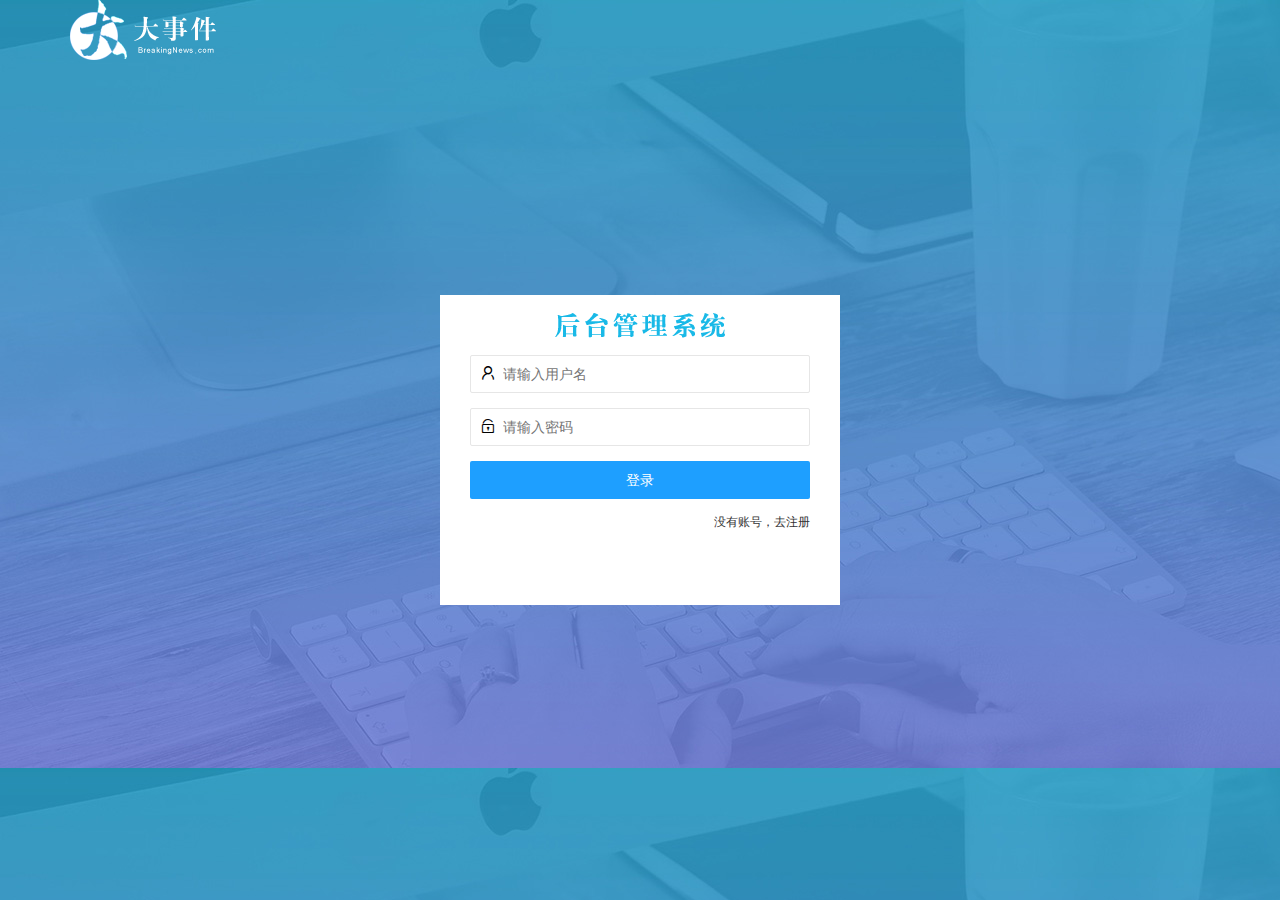
<file: login.html>
<!DOCTYPE html>
<html lang="en">

<head>
    <meta charset="UTF-8">
    <meta http-equiv="X-UA-Compatible" content="IE=edge">
    <meta name="viewport" content="width=device-width, initial-scale=1.0">
    <title>大事件后台管理系统</title>
    <!-- layui的样式表 -->
    <link rel="stylesheet" href="/assets/lib/layui/css/layui.css">
    <!-- 自己的样式表 -->
    <link rel="stylesheet" href="/assets/css/login.css">
</head>

<body>
    <!-- 头部logo -->
    <div class="layui-main">
        <img src="/assets/images/logo.png" alt="">
    </div>
    <!-- 登录注册框 -->
    <div class="loginAndRegBox">
        <div class="title-box"></div>
        <!-- 登录盒子 -->
        <div class="login-box">
            <!-- 登录表单 -->
            <form class="layui-form" action="" id="form_login">
                <!-- 用户名框 -->
                <div class="layui-form-item">
                    <i class="layui-icon layui-icon-username"></i>
                    <input type="text" name="username" required lay-verify="required" placeholder="请输入用户名"
                        autocomplete="off" class="layui-input">
                </div>
                <!-- 密码框 -->
                <div class="layui-form-item">
                    <i class="layui-icon layui-icon-password"></i>
                    <input type="password" name="password" required lay-verify="required|pwd" placeholder="请输入密码"
                        autocomplete="off" class="layui-input">
                </div>
                <!-- button按钮 -->
                <div class="layui-form-item">
                    <button class="layui-btn layui-btn-fluid  layui-btn-normal" lay-submit>登录</button>
                </div>
                <div class="layui-form-item links">
                    <a href="javascript:;" id="link-reg">没有账号，去注册</a>
                </div>
            </form>
        </div>
        <!-- 注册盒子 -->
        <div class="reg-box">
            <!-- 注册表单 -->
            <form class="layui-form" action="" id="form_reg">
                <!-- 用户名框 -->
                <div class="layui-form-item">
                    <i class="layui-icon layui-icon-username"></i>
                    <input type="text" name="username" required lay-verify="required" placeholder="请输入用户名"
                        autocomplete="off" class="layui-input">
                </div>
                <!-- 密码框 -->
                <div class="layui-form-item">
                    <i class="layui-icon layui-icon-password"></i>
                    <input type="password" name="password" required lay-verify="required|pwd" placeholder="请输入密码"
                        autocomplete="off" class="layui-input">
                </div>
                <!-- 密码确认 -->
                <div class="layui-form-item">
                    <i class="layui-icon layui-icon-password"></i>
                    <input type="password" name="repassword" required lay-verify="required|pwd|repwd"
                        placeholder="请再次输入密码" autocomplete="off" class="layui-input">
                </div>
                <!-- button按钮 -->
                <div class="layui-form-item">
                    <button class="layui-btn layui-btn-fluid  layui-btn-normal" lay-submit>注册</button>
                </div>
                <div class="layui-form-item links">
                    <a href="javascript:;" id="link-login">已有账号，去登录</a>
                </div>
            </form>
        </div>
    </div>
    <!-- 导入layui的js文件 -->
    <script src="/assets/lib/layui/layui.all.js"></script>
    <!-- 导入jQuery -->
    <script src="/assets/lib/jquery.js"></script>
    <!-- 导入ajax的请求地址的函数 -->
    <script src="/assets/js/baseAPI.js"></script>
    <!-- 导入自己的js -->
    <script src="/assets/js/login.js"></script>
</body>

</html>
</file>
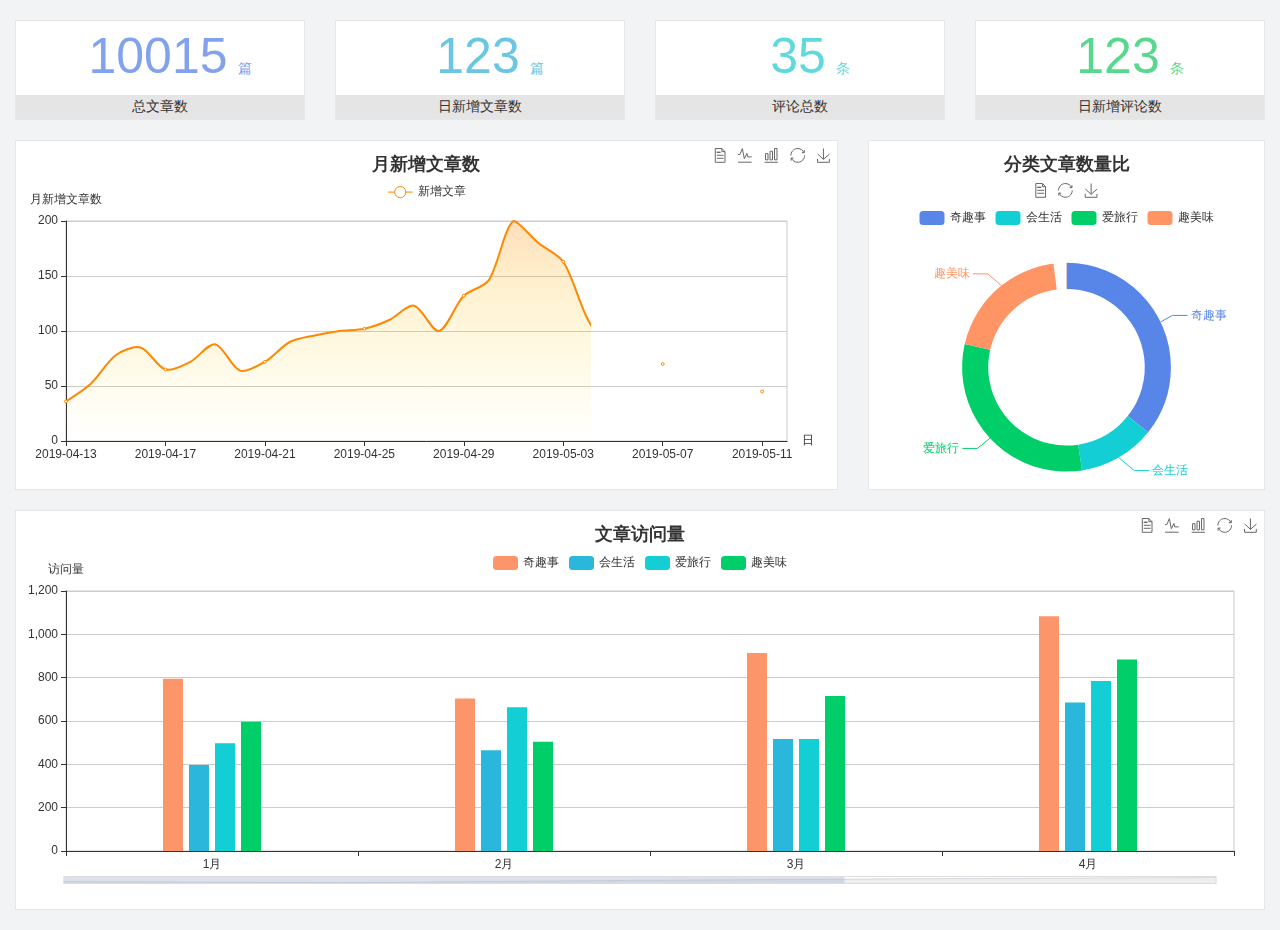
<file: home/dashboard.html>
<!DOCTYPE html>
<html lang="en">

<head>
  <meta charset="UTF-8">
  <meta name="viewport" content="width=device-width, initial-scale=1.0">
  <meta http-equiv="X-UA-Compatible" content="ie=edge">
  <title>图表统计</title>
  <link rel="stylesheet" href="../../assets/lib/bootstrap.css" />
  <link rel="stylesheet" href="../../assets/lib/main.css" />
  <script src="../../assets/lib/jquery.js"></script>
  <script type="text/javascript" src="../../assets/lib/echarts.min.js"></script>
</head>

<body>
  <div class="container-fluid">
    <div class="row spannel_list">
      <div class="col-sm-3 col-xs-6">
        <div class="spannel">
          <em>10015</em><span>篇</span>
          <b>总文章数</b>
        </div>
      </div>
      <div class="col-sm-3 col-xs-6">
        <div class="spannel scolor01">
          <em>123</em><span>篇</span>
          <b>日新增文章数</b>
        </div>
      </div>
      <div class="col-sm-3 col-xs-6">
        <div class="spannel scolor02">
          <em>35</em><span>条</span>
          <b>评论总数</b>
        </div>
      </div>
      <div class="col-sm-3 col-xs-6">
        <div class="spannel scolor03">
          <em>123</em><span>条</span>
          <b>日新增评论数</b>
        </div>
      </div>
    </div>
  </div>

  <div class="container-fluid">
    <div class="row curve-pie">
      <div class="col-lg-8 col-md-8">
        <div class="gragh_pannel" id="curve_show"></div>
      </div>
      <div class="col-lg-4 col-md-4">
        <div class="gragh_pannel" id="pie_show"></div>
      </div>
    </div>
  </div>

  <div class="container-fluid">
    <div class="column_pannel" id="column_show"></div>
  </div>

  <script>
    var oChart = echarts.init(document.getElementById('curve_show'));
    var aList_all = [
      { 'count': 36, 'date': '2019-04-13' },
      { 'count': 52, 'date': '2019-04-14' },
      { 'count': 78, 'date': '2019-04-15' },
      { 'count': 85, 'date': '2019-04-16' },
      { 'count': 65, 'date': '2019-04-17' },
      { 'count': 72, 'date': '2019-04-18' },
      { 'count': 88, 'date': '2019-04-19' },
      { 'count': 64, 'date': '2019-04-20' },
      { 'count': 72, 'date': '2019-04-21' },
      { 'count': 90, 'date': '2019-04-22' },
      { 'count': 96, 'date': '2019-04-23' },
      { 'count': 100, 'date': '2019-04-24' },
      { 'count': 102, 'date': '2019-04-25' },
      { 'count': 110, 'date': '2019-04-26' },
      { 'count': 123, 'date': '2019-04-27' },
      { 'count': 100, 'date': '2019-04-28' },
      { 'count': 132, 'date': '2019-04-29' },
      { 'count': 146, 'date': '2019-04-30' },
      { 'count': 200, 'date': '2019-05-01' },
      { 'count': 180, 'date': '2019-05-02' },
      { 'count': 163, 'date': '2019-05-03' },
      { 'count': 110, 'date': '2019-05-04' },
      { 'count': 80, 'date': '2019-05-05' },
      { 'count': 82, 'date': '2019-05-06' },
      { 'count': 70, 'date': '2019-05-07' },
      { 'count': 65, 'date': '2019-05-08' },
      { 'count': 54, 'date': '2019-05-09' },
      { 'count': 40, 'date': '2019-05-10' },
      { 'count': 45, 'date': '2019-05-11' },
      { 'count': 38, 'date': '2019-05-12' },
    ];

    let aCount = [];
    let aDate = [];

    for (var i = 0; i < aList_all.length; i++) {
      aCount.push(aList_all[i].count);
      aDate.push(aList_all[i].date);
    }

    var chartopt = {
      title: {
        text: '月新增文章数',
        left: 'center',
        top: '10'
      },
      tooltip: {
        trigger: 'axis'
      },
      legend: {
        data: ['新增文章'],
        top: '40'
      },
      toolbox: {
        show: true,
        feature: {
          mark: { show: true },
          dataView: { show: true, readOnly: false },
          magicType: { show: true, type: ['line', 'bar'] },
          restore: { show: true },
          saveAsImage: { show: true }
        }
      },
      calculable: true,
      xAxis: [
        {
          name: '日',
          type: 'category',
          boundaryGap: false,
          data: aDate
        }
      ],
      yAxis: [
        {
          name: '月新增文章数',
          type: 'value'
        }
      ],
      series: [
        {
          name: '新增文章',
          type: 'line',
          smooth: true,
          itemStyle: { normal: { areaStyle: { type: 'default' }, color: '#f80' }, lineStyle: { color: '#f80' } },
          data: aCount
        }],
      areaStyle: {
        normal: {
          color: new echarts.graphic.LinearGradient(0, 0, 0, 1, [{
            offset: 0,
            color: 'rgba(255,136,0,0.39)'
          }, {
            offset: .34,
            color: 'rgba(255,180,0,0.25)'
          }, {
            offset: 1,
            color: 'rgba(255,222,0,0.00)'
          }])

        }
      },
      grid: {
        show: true,
        x: 50,
        x2: 50,
        y: 80,
        height: 220
      }
    };

    oChart.setOption(chartopt);


    var oPie = echarts.init(document.getElementById('pie_show'));
    var oPieopt =
    {
      title: {
        top: 10,
        text: '分类文章数量比',
        x: 'center'
      },
      tooltip: {
        trigger: 'item',
        formatter: "{a} <br/>{b} : {c} ({d}%)"
      },
      color: ['#5885e8', '#13cfd5', '#00ce68', '#ff9565'],
      legend: {
        x: 'center',
        top: 65,
        data: ['奇趣事', '会生活', '爱旅行', '趣美味']
      },
      toolbox: {
        show: true,
        x: 'center',
        top: 35,
        feature: {
          mark: { show: true },
          dataView: { show: true, readOnly: false },
          magicType: {
            show: true,
            type: ['pie', 'funnel'],
            option: {
              funnel: {
                x: '25%',
                width: '50%',
                funnelAlign: 'left',
                max: 1548
              }
            }
          },
          restore: { show: true },
          saveAsImage: { show: true }
        }
      },
      calculable: true,
      series: [
        {
          name: '访问来源',
          type: 'pie',
          radius: ['45%', '60%'],
          center: ['50%', '65%'],
          data: [
            { value: 300, name: '奇趣事' },
            { value: 100, name: '会生活' },
            { value: 260, name: '爱旅行' },
            { value: 180, name: '趣美味' }
          ]
        }
      ]
    };
    oPie.setOption(oPieopt);



    var oColumn = this.echarts.init(document.getElementById('column_show'));
    var oColumnopt =
    {
      title: {
        text: '文章访问量',
        left: 'center',
        top: '10'
      },
      tooltip: {
        trigger: 'axis'
      },
      legend: {
        data: ['奇趣事', '会生活', '爱旅行', '趣美味'],
        top: '40'
      },
      toolbox: {
        show: true,
        feature: {
          mark: { show: true },
          dataView: { show: true, readOnly: false },
          magicType: { show: true, type: ['line', 'bar'] },
          restore: { show: true },
          saveAsImage: { show: true }
        }
      },
      calculable: true,
      xAxis: [
        {
          type: 'category',
          data: ['1月', '2月', '3月', '4月', '5月']
        }
      ],
      yAxis: [
        {
          name: '访问量',
          type: 'value'
        }
      ],
      series: [
        {
          name: '奇趣事',
          type: 'bar',
          barWidth: 20,
          itemStyle: {
            normal: { areaStyle: { type: 'default' }, color: '#fd956a' }
          },
          data: [800, 708, 920, 1090, 1200]
        },
        {
          name: '会生活',
          type: 'bar',
          barWidth: 20,
          itemStyle: {
            normal: { areaStyle: { type: 'default' }, color: '#2bb6db' }
          },
          data: [400, 468, 520, 690, 800]
        },
        {
          name: '爱旅行',
          type: 'bar',
          barWidth: 20,
          itemStyle: {
            normal: { areaStyle: { type: 'default' }, color: '#13cfd5' }
          },
          data: [500, 668, 520, 790, 900]
        },
        {
          name: '趣美味',
          type: 'bar',
          barWidth: 20,
          itemStyle: {
            normal: { areaStyle: { type: 'default' }, color: '#00ce68' }
          },
          data: [600, 508, 720, 890, 1000]
        }
      ],
      grid: {
        show: true,
        x: 50,
        x2: 30,
        y: 80,
        height: 260
      },
      dataZoom: [//给x轴设置滚动条
        {
          start: 0,//默认为0
          end: 100 - 1000 / 31,//默认为100
          type: 'slider',
          show: true,
          xAxisIndex: [0],
          handleSize: 0,//滑动条的 左右2个滑动条的大小
          height: 8,//组件高度
          left: 45, //左边的距离
          right: 50,//右边的距离
          bottom: 26,//右边的距离
          handleColor: '#ddd',//h滑动图标的颜色
          handleStyle: {
            borderColor: "#cacaca",
            borderWidth: "1",
            shadowBlur: 2,
            background: "#ddd",
            shadowColor: "#ddd",
          }
        }]
    };
    oColumn.setOption(oColumnopt);
  </script>
</body>

</html>
</file>
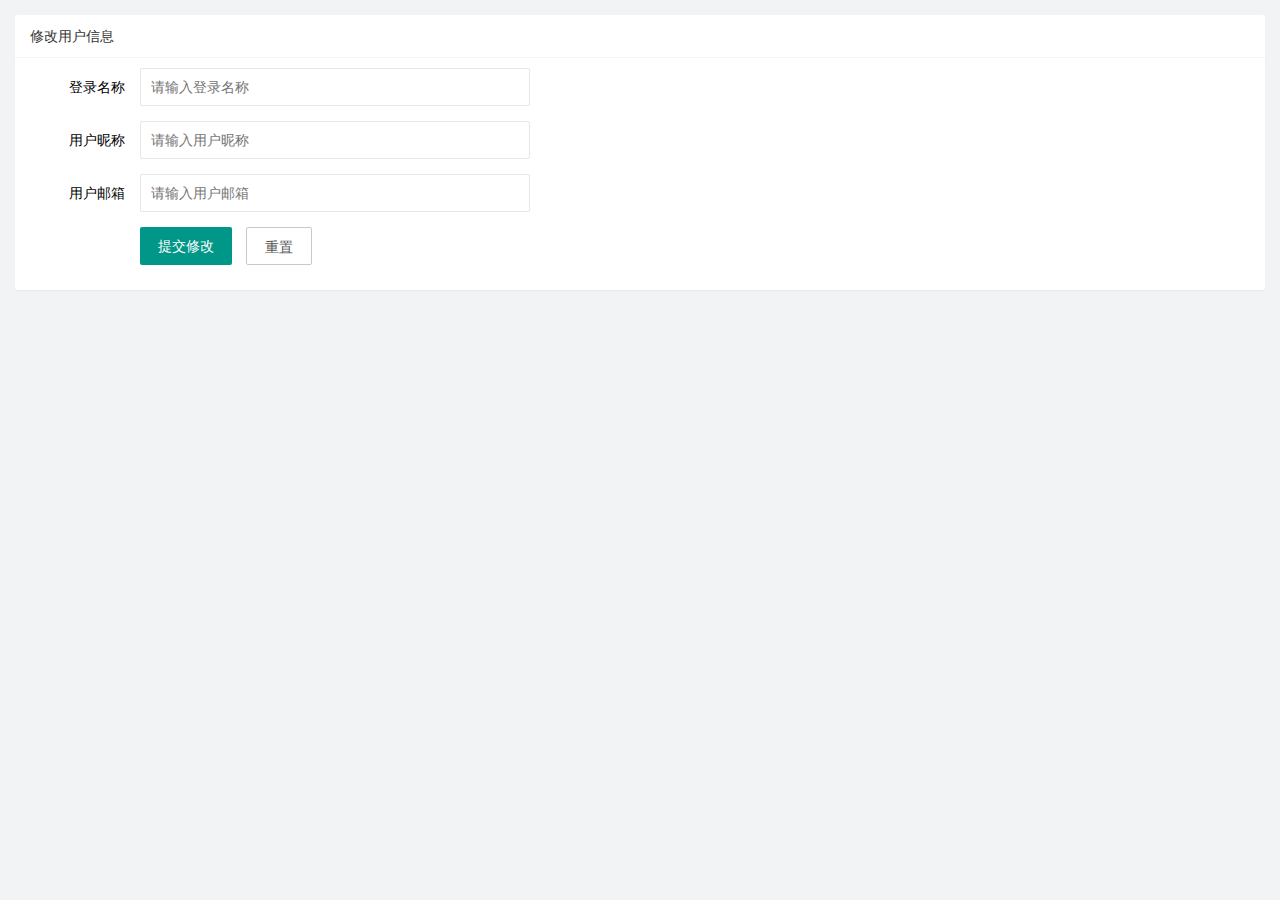
<file: user/user_info.html>
<!DOCTYPE html>
<html lang="en">

<head>
    <meta charset="UTF-8">
    <meta http-equiv="X-UA-Compatible" content="IE=edge">
    <meta name="viewport" content="width=device-width, initial-scale=1.0">
    <title>Document</title>
    <link rel="stylesheet" href="/assets/lib/layui/css/layui.css">
    <link rel="stylesheet" href="/assets/css/user/user_info.css">
</head>

<body>
    <div class="layui-card">
        <div class="layui-card-header">修改用户信息</div>
        <div class="layui-card-body">
            <!-- 表单区域 -->
            <form class="layui-form" lay-filter="formUserInfo">
                <!-- 隐藏域 -->
                <input type="hidden" name="id">
                <div class="layui-form-item">
                    <label class="layui-form-label">登录名称</label>
                    <div class="layui-input-block">
                        <input type="text" name="username" required placeholder="请输入登录名称" autocomplete="off"
                            class="layui-input" readonly>
                    </div>
                </div>
                <div class="layui-form-item">
                    <label class="layui-form-label">用户昵称</label>
                    <div class="layui-input-block">
                        <input type="text" name="nickname" required lay-verify="required|nickname" placeholder="请输入用户昵称"
                            autocomplete="off" class="layui-input">
                    </div>
                </div>
                <div class="layui-form-item">
                    <label class="layui-form-label">用户邮箱</label>
                    <div class="layui-input-block">
                        <input type="text" name="email" required lay-verify="required|email" placeholder="请输入用户邮箱"
                            autocomplete="off" class="layui-input">
                    </div>
                </div>
                <div class="layui-form-item">
                    <div class="layui-input-block">
                        <button class="layui-btn" lay-submit lay-filter="formDemo">提交修改</button>
                        <button type="reset" class="layui-btn layui-btn-primary" id="btnReset">重置</button>
                    </div>
                </div>
            </form>
        </div>
    </div>
    <script src="/assets/lib/layui/layui.all.js"></script>
    <script src="/assets/lib/jquery.js"></script>
    <script src="/assets/js/baseAPI.js"></script>
    <script src="/assets/js/user/user_info.js"></script>
</body>

</html>
</file>
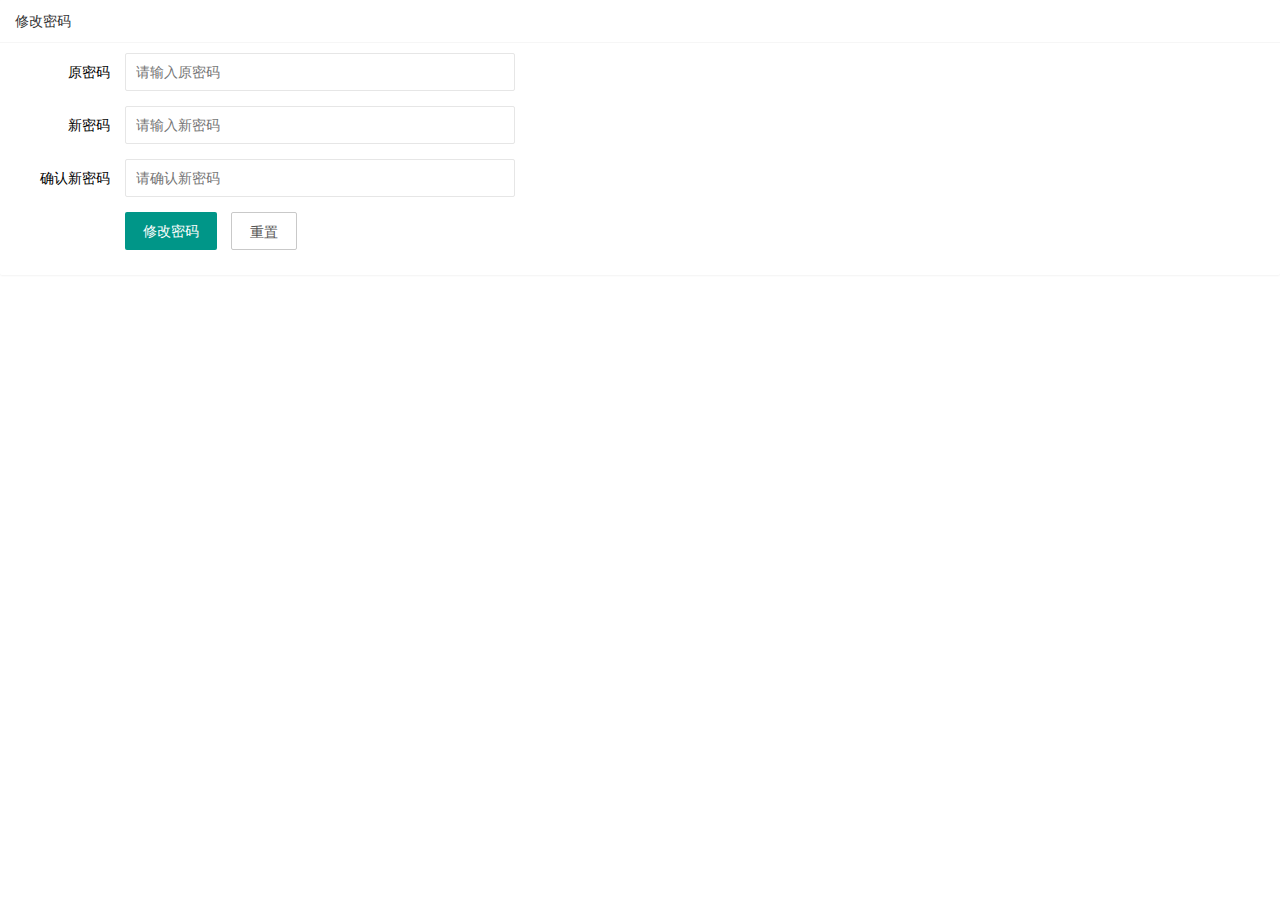
<file: user/user_pwd.html>
<!DOCTYPE html>
<html lang="en">

<head>
    <meta charset="UTF-8">
    <meta http-equiv="X-UA-Compatible" content="IE=edge">
    <meta name="viewport" content="width=device-width, initial-scale=1.0">
    <title>Document</title>
    <link rel="stylesheet" href="/assets/lib/layui/css/layui.css">
    <link rel="stylesheet" href="/assets/css/user/user_pwd.css">
</head>

<body>
    <div class="layui-card">
        <div class="layui-card-header">修改密码</div>
        <div class="layui-card-body">
            <form class="layui-form">
                <!-- 提示：如果你不想用form，你可以换成div等任何一个普通元素 -->
                <div class="layui-form-item">
                    <label class="layui-form-label">原密码</label>
                    <div class="layui-input-block">
                        <input type="password" name="oldPwd" required lay-verify="required|pwd" placeholder="请输入原密码"
                            autocomplete="off" class="layui-input">
                    </div>
                </div>
                <div class="layui-form-item">
                    <label class="layui-form-label">新密码</label>
                    <div class="layui-input-block">
                        <input type="password" name="newPwd" required lay-verify="required|pwd|samePwd"
                            placeholder="请输入新密码" autocomplete="off" class="layui-input">
                    </div>
                </div>
                <div class="layui-form-item">
                    <label class="layui-form-label">确认新密码</label>
                    <div class="layui-input-block">
                        <input type="password" name="rePwd" required lay-verify="required|pwd|rePwd"
                            placeholder="请确认新密码" autocomplete="off" class="layui-input">
                    </div>
                </div>
                <div class="layui-form-item">
                    <div class="layui-input-block">
                        <button class="layui-btn" lay-submit lay-filter="formDemo">修改密码</button>
                        <button type="reset" class="layui-btn layui-btn-primary" id="btnReset">重置</button>
                    </div>
                </div>
            </form>
        </div>
    </div>
    <script src="/assets/lib/layui/layui.all.js"></script>
    <script src="/assets/lib/jquery.js"></script>
    <script src="/assets/js/baseAPI.js"></script>
    <script src="/assets/js/user/user_pwd.js"></script>
</body>

</html>
</file>
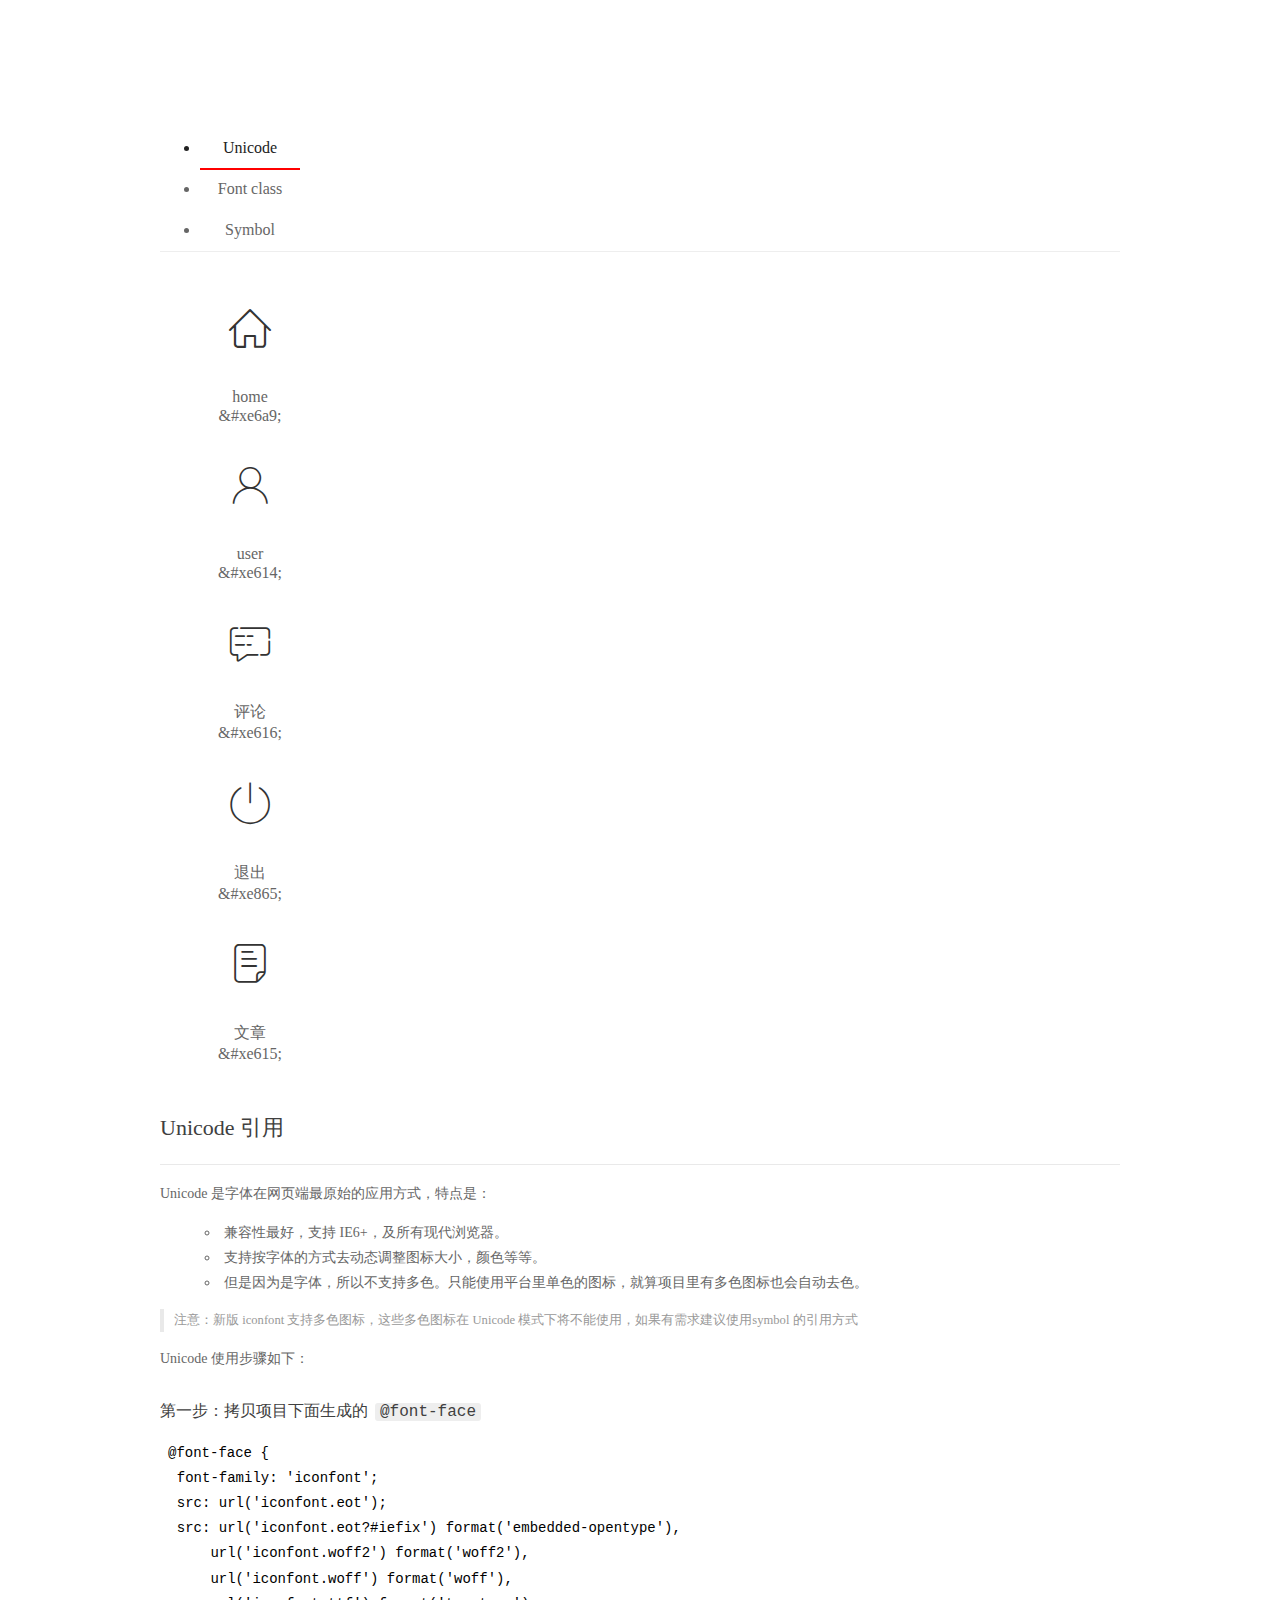
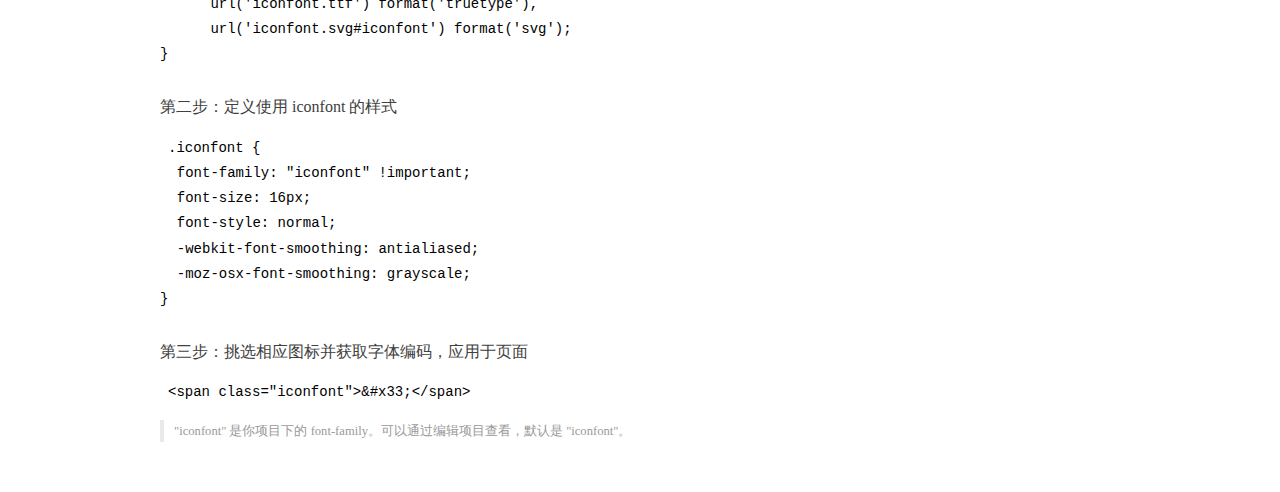
<file: assets/fonts/demo_index.html>
<!DOCTYPE html>
<html>
<head>
  <meta charset="utf-8"/>
  <title>IconFont Demo</title>
  <link rel="shortcut icon" href="https://gtms04.alicdn.com/tps/i4/TB1_oz6GVXXXXaFXpXXJDFnIXXX-64-64.ico" type="image/x-icon"/>
  <link rel="stylesheet" href="https://g.alicdn.com/thx/cube/1.3.2/cube.min.css">
  <link rel="stylesheet" href="demo.css">
  <link rel="stylesheet" href="iconfont.css">
  <script src="iconfont.js"></script>
  <!-- jQuery -->
  <script src="https://a1.alicdn.com/oss/uploads/2018/12/26/7bfddb60-08e8-11e9-9b04-53e73bb6408b.js"></script>
  <!-- 代码高亮 -->
  <script src="https://a1.alicdn.com/oss/uploads/2018/12/26/a3f714d0-08e6-11e9-8a15-ebf944d7534c.js"></script>
</head>
<body>
  <div class="main">
    <h1 class="logo"><a href="https://www.iconfont.cn/" title="iconfont 首页" target="_blank">&#xe86b;</a></h1>
    <div class="nav-tabs">
      <ul id="tabs" class="dib-box">
        <li class="dib active"><span>Unicode</span></li>
        <li class="dib"><span>Font class</span></li>
        <li class="dib"><span>Symbol</span></li>
      </ul>
      
    </div>
    <div class="tab-container">
      <div class="content unicode" style="display: block;">
          <ul class="icon_lists dib-box">
          
            <li class="dib">
              <span class="icon iconfont">&#xe6a9;</span>
                <div class="name">home</div>
                <div class="code-name">&amp;#xe6a9;</div>
              </li>
          
            <li class="dib">
              <span class="icon iconfont">&#xe614;</span>
                <div class="name">user</div>
                <div class="code-name">&amp;#xe614;</div>
              </li>
          
            <li class="dib">
              <span class="icon iconfont">&#xe616;</span>
                <div class="name">评论</div>
                <div class="code-name">&amp;#xe616;</div>
              </li>
          
            <li class="dib">
              <span class="icon iconfont">&#xe865;</span>
                <div class="name">退出</div>
                <div class="code-name">&amp;#xe865;</div>
              </li>
          
            <li class="dib">
              <span class="icon iconfont">&#xe615;</span>
                <div class="name">文章</div>
                <div class="code-name">&amp;#xe615;</div>
              </li>
          
          </ul>
          <div class="article markdown">
          <h2 id="unicode-">Unicode 引用</h2>
          <hr>

          <p>Unicode 是字体在网页端最原始的应用方式，特点是：</p>
          <ul>
            <li>兼容性最好，支持 IE6+，及所有现代浏览器。</li>
            <li>支持按字体的方式去动态调整图标大小，颜色等等。</li>
            <li>但是因为是字体，所以不支持多色。只能使用平台里单色的图标，就算项目里有多色图标也会自动去色。</li>
          </ul>
          <blockquote>
            <p>注意：新版 iconfont 支持多色图标，这些多色图标在 Unicode 模式下将不能使用，如果有需求建议使用symbol 的引用方式</p>
          </blockquote>
          <p>Unicode 使用步骤如下：</p>
          <h3 id="-font-face">第一步：拷贝项目下面生成的 <code>@font-face</code></h3>
<pre><code class="language-css"
>@font-face {
  font-family: 'iconfont';
  src: url('iconfont.eot');
  src: url('iconfont.eot?#iefix') format('embedded-opentype'),
      url('iconfont.woff2') format('woff2'),
      url('iconfont.woff') format('woff'),
      url('iconfont.ttf') format('truetype'),
      url('iconfont.svg#iconfont') format('svg');
}
</code></pre>
          <h3 id="-iconfont-">第二步：定义使用 iconfont 的样式</h3>
<pre><code class="language-css"
>.iconfont {
  font-family: "iconfont" !important;
  font-size: 16px;
  font-style: normal;
  -webkit-font-smoothing: antialiased;
  -moz-osx-font-smoothing: grayscale;
}
</code></pre>
          <h3 id="-">第三步：挑选相应图标并获取字体编码，应用于页面</h3>
<pre>
<code class="language-html"
>&lt;span class="iconfont"&gt;&amp;#x33;&lt;/span&gt;
</code></pre>
          <blockquote>
            <p>"iconfont" 是你项目下的 font-family。可以通过编辑项目查看，默认是 "iconfont"。</p>
          </blockquote>
          </div>
      </div>
      <div class="content font-class">
        <ul class="icon_lists dib-box">
          
          <li class="dib">
            <span class="icon iconfont icon-home"></span>
            <div class="name">
              home
            </div>
            <div class="code-name">.icon-home
            </div>
          </li>
          
          <li class="dib">
            <span class="icon iconfont icon-user"></span>
            <div class="name">
              user
            </div>
            <div class="code-name">.icon-user
            </div>
          </li>
          
          <li class="dib">
            <span class="icon iconfont icon-pinglun"></span>
            <div class="name">
              评论
            </div>
            <div class="code-name">.icon-pinglun
            </div>
          </li>
          
          <li class="dib">
            <span class="icon iconfont icon-tuichu"></span>
            <div class="name">
              退出
            </div>
            <div class="code-name">.icon-tuichu
            </div>
          </li>
          
          <li class="dib">
            <span class="icon iconfont icon-16"></span>
            <div class="name">
              文章
            </div>
            <div class="code-name">.icon-16
            </div>
          </li>
          
        </ul>
        <div class="article markdown">
        <h2 id="font-class-">font-class 引用</h2>
        <hr>

        <p>font-class 是 Unicode 使用方式的一种变种，主要是解决 Unicode 书写不直观，语意不明确的问题。</p>
        <p>与 Unicode 使用方式相比，具有如下特点：</p>
        <ul>
          <li>兼容性良好，支持 IE8+，及所有现代浏览器。</li>
          <li>相比于 Unicode 语意明确，书写更直观。可以很容易分辨这个 icon 是什么。</li>
          <li>因为使用 class 来定义图标，所以当要替换图标时，只需要修改 class 里面的 Unicode 引用。</li>
          <li>不过因为本质上还是使用的字体，所以多色图标还是不支持的。</li>
        </ul>
        <p>使用步骤如下：</p>
        <h3 id="-fontclass-">第一步：引入项目下面生成的 fontclass 代码：</h3>
<pre><code class="language-html">&lt;link rel="stylesheet" href="./iconfont.css"&gt;
</code></pre>
        <h3 id="-">第二步：挑选相应图标并获取类名，应用于页面：</h3>
<pre><code class="language-html">&lt;span class="iconfont icon-xxx"&gt;&lt;/span&gt;
</code></pre>
        <blockquote>
          <p>"
            iconfont" 是你项目下的 font-family。可以通过编辑项目查看，默认是 "iconfont"。</p>
        </blockquote>
      </div>
      </div>
      <div class="content symbol">
          <ul class="icon_lists dib-box">
          
            <li class="dib">
                <svg class="icon svg-icon" aria-hidden="true">
                  <use xlink:href="#icon-home"></use>
                </svg>
                <div class="name">home</div>
                <div class="code-name">#icon-home</div>
            </li>
          
            <li class="dib">
                <svg class="icon svg-icon" aria-hidden="true">
                  <use xlink:href="#icon-user"></use>
                </svg>
                <div class="name">user</div>
                <div class="code-name">#icon-user</div>
            </li>
          
            <li class="dib">
                <svg class="icon svg-icon" aria-hidden="true">
                  <use xlink:href="#icon-pinglun"></use>
                </svg>
                <div class="name">评论</div>
                <div class="code-name">#icon-pinglun</div>
            </li>
          
            <li class="dib">
                <svg class="icon svg-icon" aria-hidden="true">
                  <use xlink:href="#icon-tuichu"></use>
                </svg>
                <div class="name">退出</div>
                <div class="code-name">#icon-tuichu</div>
            </li>
          
            <li class="dib">
                <svg class="icon svg-icon" aria-hidden="true">
                  <use xlink:href="#icon-16"></use>
                </svg>
                <div class="name">文章</div>
                <div class="code-name">#icon-16</div>
            </li>
          
          </ul>
          <div class="article markdown">
          <h2 id="symbol-">Symbol 引用</h2>
          <hr>

          <p>这是一种全新的使用方式，应该说这才是未来的主流，也是平台目前推荐的用法。相关介绍可以参考这篇<a href="">文章</a>
            这种用法其实是做了一个 SVG 的集合，与另外两种相比具有如下特点：</p>
          <ul>
            <li>支持多色图标了，不再受单色限制。</li>
            <li>通过一些技巧，支持像字体那样，通过 <code>font-size</code>, <code>color</code> 来调整样式。</li>
            <li>兼容性较差，支持 IE9+，及现代浏览器。</li>
            <li>浏览器渲染 SVG 的性能一般，还不如 png。</li>
          </ul>
          <p>使用步骤如下：</p>
          <h3 id="-symbol-">第一步：引入项目下面生成的 symbol 代码：</h3>
<pre><code class="language-html">&lt;script src="./iconfont.js"&gt;&lt;/script&gt;
</code></pre>
          <h3 id="-css-">第二步：加入通用 CSS 代码（引入一次就行）：</h3>
<pre><code class="language-html">&lt;style&gt;
.icon {
  width: 1em;
  height: 1em;
  vertical-align: -0.15em;
  fill: currentColor;
  overflow: hidden;
}
&lt;/style&gt;
</code></pre>
          <h3 id="-">第三步：挑选相应图标并获取类名，应用于页面：</h3>
<pre><code class="language-html">&lt;svg class="icon" aria-hidden="true"&gt;
  &lt;use xlink:href="#icon-xxx"&gt;&lt;/use&gt;
&lt;/svg&gt;
</code></pre>
          </div>
      </div>

    </div>
  </div>
  <script>
  $(document).ready(function () {
      $('.tab-container .content:first').show()

      $('#tabs li').click(function (e) {
        var tabContent = $('.tab-container .content')
        var index = $(this).index()

        if ($(this).hasClass('active')) {
          return
        } else {
          $('#tabs li').removeClass('active')
          $(this).addClass('active')

          tabContent.hide().eq(index).fadeIn()
        }
      })
    })
  </script>
</body>
</html>
</file>
<file: assets/lib/layui/css/layui.css>
/** layui-v2.5.5 MIT License By https://www.layui.com */
 .layui-inline,img{display:inline-block;vertical-align:middle}h1,h2,h3,h4,h5,h6{font-weight:400}.layui-edge,.layui-header,.layui-inline,.layui-main{position:relative}.layui-body,.layui-edge,.layui-elip{overflow:hidden}.layui-btn,.layui-edge,.layui-inline,img{vertical-align:middle}.layui-btn,.layui-disabled,.layui-icon,.layui-unselect{-moz-user-select:none;-webkit-user-select:none;-ms-user-select:none}.layui-elip,.layui-form-checkbox span,.layui-form-pane .layui-form-label{text-overflow:ellipsis;white-space:nowrap}.layui-breadcrumb,.layui-tree-btnGroup{visibility:hidden}blockquote,body,button,dd,div,dl,dt,form,h1,h2,h3,h4,h5,h6,input,li,ol,p,pre,td,textarea,th,ul{margin:0;padding:0;-webkit-tap-highlight-color:rgba(0,0,0,0)}a:active,a:hover{outline:0}img{border:none}li{list-style:none}table{border-collapse:collapse;border-spacing:0}h4,h5,h6{font-size:100%}button,input,optgroup,option,select,textarea{font-family:inherit;font-size:inherit;font-style:inherit;font-weight:inherit;outline:0}pre{white-space:pre-wrap;white-space:-moz-pre-wrap;white-space:-pre-wrap;white-space:-o-pre-wrap;word-wrap:break-word}body{line-height:24px;font:14px Helvetica Neue,Helvetica,PingFang SC,Tahoma,Arial,sans-serif}hr{height:1px;margin:10px 0;border:0;clear:both}a{color:#333;text-decoration:none}a:hover{color:#777}a cite{font-style:normal;*cursor:pointer}.layui-border-box,.layui-border-box *{box-sizing:border-box}.layui-box,.layui-box *{box-sizing:content-box}.layui-clear{clear:both;*zoom:1}.layui-clear:after{content:'\20';clear:both;*zoom:1;display:block;height:0}.layui-inline{*display:inline;*zoom:1}.layui-edge{display:inline-block;width:0;height:0;border-width:6px;border-style:dashed;border-color:transparent}.layui-edge-top{top:-4px;border-bottom-color:#999;border-bottom-style:solid}.layui-edge-right{border-left-color:#999;border-left-style:solid}.layui-edge-bottom{top:2px;border-top-color:#999;border-top-style:solid}.layui-edge-left{border-right-color:#999;border-right-style:solid}.layui-disabled,.layui-disabled:hover{color:#d2d2d2!important;cursor:not-allowed!important}.layui-circle{border-radius:100%}.layui-show{display:block!important}.layui-hide{display:none!important}@font-face{font-family:layui-icon;src:url(../font/iconfont.eot?v=250);src:url(../font/iconfont.eot?v=250#iefix) format('embedded-opentype'),url(../font/iconfont.woff2?v=250) format('woff2'),url(../font/iconfont.woff?v=250) format('woff'),url(../font/iconfont.ttf?v=250) format('truetype'),url(../font/iconfont.svg?v=250#layui-icon) format('svg')}.layui-icon{font-family:layui-icon!important;font-size:16px;font-style:normal;-webkit-font-smoothing:antialiased;-moz-osx-font-smoothing:grayscale}.layui-icon-reply-fill:before{content:"\e611"}.layui-icon-set-fill:before{content:"\e614"}.layui-icon-menu-fill:before{content:"\e60f"}.layui-icon-search:before{content:"\e615"}.layui-icon-share:before{content:"\e641"}.layui-icon-set-sm:before{content:"\e620"}.layui-icon-engine:before{content:"\e628"}.layui-icon-close:before{content:"\1006"}.layui-icon-close-fill:before{content:"\1007"}.layui-icon-chart-screen:before{content:"\e629"}.layui-icon-star:before{content:"\e600"}.layui-icon-circle-dot:before{content:"\e617"}.layui-icon-chat:before{content:"\e606"}.layui-icon-release:before{content:"\e609"}.layui-icon-list:before{content:"\e60a"}.layui-icon-chart:before{content:"\e62c"}.layui-icon-ok-circle:before{content:"\1005"}.layui-icon-layim-theme:before{content:"\e61b"}.layui-icon-table:before{content:"\e62d"}.layui-icon-right:before{content:"\e602"}.layui-icon-left:before{content:"\e603"}.layui-icon-cart-simple:before{content:"\e698"}.layui-icon-face-cry:before{content:"\e69c"}.layui-icon-face-smile:before{content:"\e6af"}.layui-icon-survey:before{content:"\e6b2"}.layui-icon-tree:before{content:"\e62e"}.layui-icon-upload-circle:before{content:"\e62f"}.layui-icon-add-circle:before{content:"\e61f"}.layui-icon-download-circle:before{content:"\e601"}.layui-icon-templeate-1:before{content:"\e630"}.layui-icon-util:before{content:"\e631"}.layui-icon-face-surprised:before{content:"\e664"}.layui-icon-edit:before{content:"\e642"}.layui-icon-speaker:before{content:"\e645"}.layui-icon-down:before{content:"\e61a"}.layui-icon-file:before{content:"\e621"}.layui-icon-layouts:before{content:"\e632"}.layui-icon-rate-half:before{content:"\e6c9"}.layui-icon-add-circle-fine:before{content:"\e608"}.layui-icon-prev-circle:before{content:"\e633"}.layui-icon-read:before{content:"\e705"}.layui-icon-404:before{content:"\e61c"}.layui-icon-carousel:before{content:"\e634"}.layui-icon-help:before{content:"\e607"}.layui-icon-code-circle:before{content:"\e635"}.layui-icon-water:before{content:"\e636"}.layui-icon-username:before{content:"\e66f"}.layui-icon-find-fill:before{content:"\e670"}.layui-icon-about:before{content:"\e60b"}.layui-icon-location:before{content:"\e715"}.layui-icon-up:before{content:"\e619"}.layui-icon-pause:before{content:"\e651"}.layui-icon-date:before{content:"\e637"}.layui-icon-layim-uploadfile:before{content:"\e61d"}.layui-icon-delete:before{content:"\e640"}.layui-icon-play:before{content:"\e652"}.layui-icon-top:before{content:"\e604"}.layui-icon-friends:before{content:"\e612"}.layui-icon-refresh-3:before{content:"\e9aa"}.layui-icon-ok:before{content:"\e605"}.layui-icon-layer:before{content:"\e638"}.layui-icon-face-smile-fine:before{content:"\e60c"}.layui-icon-dollar:before{content:"\e659"}.layui-icon-group:before{content:"\e613"}.layui-icon-layim-download:before{content:"\e61e"}.layui-icon-picture-fine:before{content:"\e60d"}.layui-icon-link:before{content:"\e64c"}.layui-icon-diamond:before{content:"\e735"}.layui-icon-log:before{content:"\e60e"}.layui-icon-rate-solid:before{content:"\e67a"}.layui-icon-fonts-del:before{content:"\e64f"}.layui-icon-unlink:before{content:"\e64d"}.layui-icon-fonts-clear:before{content:"\e639"}.layui-icon-triangle-r:before{content:"\e623"}.layui-icon-circle:before{content:"\e63f"}.layui-icon-radio:before{content:"\e643"}.layui-icon-align-center:before{content:"\e647"}.layui-icon-align-right:before{content:"\e648"}.layui-icon-align-left:before{content:"\e649"}.layui-icon-loading-1:before{content:"\e63e"}.layui-icon-return:before{content:"\e65c"}.layui-icon-fonts-strong:before{content:"\e62b"}.layui-icon-upload:before{content:"\e67c"}.layui-icon-dialogue:before{content:"\e63a"}.layui-icon-video:before{content:"\e6ed"}.layui-icon-headset:before{content:"\e6fc"}.layui-icon-cellphone-fine:before{content:"\e63b"}.layui-icon-add-1:before{content:"\e654"}.layui-icon-face-smile-b:before{content:"\e650"}.layui-icon-fonts-html:before{content:"\e64b"}.layui-icon-form:before{content:"\e63c"}.layui-icon-cart:before{content:"\e657"}.layui-icon-camera-fill:before{content:"\e65d"}.layui-icon-tabs:before{content:"\e62a"}.layui-icon-fonts-code:before{content:"\e64e"}.layui-icon-fire:before{content:"\e756"}.layui-icon-set:before{content:"\e716"}.layui-icon-fonts-u:before{content:"\e646"}.layui-icon-triangle-d:before{content:"\e625"}.layui-icon-tips:before{content:"\e702"}.layui-icon-picture:before{content:"\e64a"}.layui-icon-more-vertical:before{content:"\e671"}.layui-icon-flag:before{content:"\e66c"}.layui-icon-loading:before{content:"\e63d"}.layui-icon-fonts-i:before{content:"\e644"}.layui-icon-refresh-1:before{content:"\e666"}.layui-icon-rmb:before{content:"\e65e"}.layui-icon-home:before{content:"\e68e"}.layui-icon-user:before{content:"\e770"}.layui-icon-notice:before{content:"\e667"}.layui-icon-login-weibo:before{content:"\e675"}.layui-icon-voice:before{content:"\e688"}.layui-icon-upload-drag:before{content:"\e681"}.layui-icon-login-qq:before{content:"\e676"}.layui-icon-snowflake:before{content:"\e6b1"}.layui-icon-file-b:before{content:"\e655"}.layui-icon-template:before{content:"\e663"}.layui-icon-auz:before{content:"\e672"}.layui-icon-console:before{content:"\e665"}.layui-icon-app:before{content:"\e653"}.layui-icon-prev:before{content:"\e65a"}.layui-icon-website:before{content:"\e7ae"}.layui-icon-next:before{content:"\e65b"}.layui-icon-component:before{content:"\e857"}.layui-icon-more:before{content:"\e65f"}.layui-icon-login-wechat:before{content:"\e677"}.layui-icon-shrink-right:before{content:"\e668"}.layui-icon-spread-left:before{content:"\e66b"}.layui-icon-camera:before{content:"\e660"}.layui-icon-note:before{content:"\e66e"}.layui-icon-refresh:before{content:"\e669"}.layui-icon-female:before{content:"\e661"}.layui-icon-male:before{content:"\e662"}.layui-icon-password:before{content:"\e673"}.layui-icon-senior:before{content:"\e674"}.layui-icon-theme:before{content:"\e66a"}.layui-icon-tread:before{content:"\e6c5"}.layui-icon-praise:before{content:"\e6c6"}.layui-icon-star-fill:before{content:"\e658"}.layui-icon-rate:before{content:"\e67b"}.layui-icon-template-1:before{content:"\e656"}.layui-icon-vercode:before{content:"\e679"}.layui-icon-cellphone:before{content:"\e678"}.layui-icon-screen-full:before{content:"\e622"}.layui-icon-screen-restore:before{content:"\e758"}.layui-icon-cols:before{content:"\e610"}.layui-icon-export:before{content:"\e67d"}.layui-icon-print:before{content:"\e66d"}.layui-icon-slider:before{content:"\e714"}.layui-icon-addition:before{content:"\e624"}.layui-icon-subtraction:before{content:"\e67e"}.layui-icon-service:before{content:"\e626"}.layui-icon-transfer:before{content:"\e691"}.layui-main{width:1140px;margin:0 auto}.layui-header{z-index:1000;height:60px}.layui-header a:hover{transition:all .5s;-webkit-transition:all .5s}.layui-side{position:fixed;left:0;top:0;bottom:0;z-index:999;width:200px;overflow-x:hidden}.layui-side-scroll{position:relative;width:220px;height:100%;overflow-x:hidden}.layui-body{position:absolute;left:200px;right:0;top:0;bottom:0;z-index:998;width:auto;overflow-y:auto;box-sizing:border-box}.layui-layout-body{overflow:hidden}.layui-layout-admin .layui-header{background-color:#23262E}.layui-layout-admin .layui-side{top:60px;width:200px;overflow-x:hidden}.layui-layout-admin .layui-body{position:fixed;top:60px;bottom:44px}.layui-layout-admin .layui-main{width:auto;margin:0 15px}.layui-layout-admin .layui-footer{position:fixed;left:200px;right:0;bottom:0;height:44px;line-height:44px;padding:0 15px;background-color:#eee}.layui-layout-admin .layui-logo{position:absolute;left:0;top:0;width:200px;height:100%;line-height:60px;text-align:center;color:#009688;font-size:16px}.layui-layout-admin .layui-header .layui-nav{background:0 0}.layui-layout-left{position:absolute!important;left:200px;top:0}.layui-layout-right{position:absolute!important;right:0;top:0}.layui-container{position:relative;margin:0 auto;padding:0 15px;box-sizing:border-box}.layui-fluid{position:relative;margin:0 auto;padding:0 15px}.layui-row:after,.layui-row:before{content:'';display:block;clear:both}.layui-col-lg1,.layui-col-lg10,.layui-col-lg11,.layui-col-lg12,.layui-col-lg2,.layui-col-lg3,.layui-col-lg4,.layui-col-lg5,.layui-col-lg6,.layui-col-lg7,.layui-col-lg8,.layui-col-lg9,.layui-col-md1,.layui-col-md10,.layui-col-md11,.layui-col-md12,.layui-col-md2,.layui-col-md3,.layui-col-md4,.layui-col-md5,.layui-col-md6,.layui-col-md7,.layui-col-md8,.layui-col-md9,.layui-col-sm1,.layui-col-sm10,.layui-col-sm11,.layui-col-sm12,.layui-col-sm2,.layui-col-sm3,.layui-col-sm4,.layui-col-sm5,.layui-col-sm6,.layui-col-sm7,.layui-col-sm8,.layui-col-sm9,.layui-col-xs1,.layui-col-xs10,.layui-col-xs11,.layui-col-xs12,.layui-col-xs2,.layui-col-xs3,.layui-col-xs4,.layui-col-xs5,.layui-col-xs6,.layui-col-xs7,.layui-col-xs8,.layui-col-xs9{position:relative;display:block;box-sizing:border-box}.layui-col-xs1,.layui-col-xs10,.layui-col-xs11,.layui-col-xs12,.layui-col-xs2,.layui-col-xs3,.layui-col-xs4,.layui-col-xs5,.layui-col-xs6,.layui-col-xs7,.layui-col-xs8,.layui-col-xs9{float:left}.layui-col-xs1{width:8.33333333%}.layui-col-xs2{width:16.66666667%}.layui-col-xs3{width:25%}.layui-col-xs4{width:33.33333333%}.layui-col-xs5{width:41.66666667%}.layui-col-xs6{width:50%}.layui-col-xs7{width:58.33333333%}.layui-col-xs8{width:66.66666667%}.layui-col-xs9{width:75%}.layui-col-xs10{width:83.33333333%}.layui-col-xs11{width:91.66666667%}.layui-col-xs12{width:100%}.layui-col-xs-offset1{margin-left:8.33333333%}.layui-col-xs-offset2{margin-left:16.66666667%}.layui-col-xs-offset3{margin-left:25%}.layui-col-xs-offset4{margin-left:33.33333333%}.layui-col-xs-offset5{margin-left:41.66666667%}.layui-col-xs-offset6{margin-left:50%}.layui-col-xs-offset7{margin-left:58.33333333%}.layui-col-xs-offset8{margin-left:66.66666667%}.layui-col-xs-offset9{margin-left:75%}.layui-col-xs-offset10{margin-left:83.33333333%}.layui-col-xs-offset11{margin-left:91.66666667%}.layui-col-xs-offset12{margin-left:100%}@media screen and (max-width:768px){.layui-hide-xs{display:none!important}.layui-show-xs-block{display:block!important}.layui-show-xs-inline{display:inline!important}.layui-show-xs-inline-block{display:inline-block!important}}@media screen and (min-width:768px){.layui-container{width:750px}.layui-hide-sm{display:none!important}.layui-show-sm-block{display:block!important}.layui-show-sm-inline{display:inline!important}.layui-show-sm-inline-block{display:inline-block!important}.layui-col-sm1,.layui-col-sm10,.layui-col-sm11,.layui-col-sm12,.layui-col-sm2,.layui-col-sm3,.layui-col-sm4,.layui-col-sm5,.layui-col-sm6,.layui-col-sm7,.layui-col-sm8,.layui-col-sm9{float:left}.layui-col-sm1{width:8.33333333%}.layui-col-sm2{width:16.66666667%}.layui-col-sm3{width:25%}.layui-col-sm4{width:33.33333333%}.layui-col-sm5{width:41.66666667%}.layui-col-sm6{width:50%}.layui-col-sm7{width:58.33333333%}.layui-col-sm8{width:66.66666667%}.layui-col-sm9{width:75%}.layui-col-sm10{width:83.33333333%}.layui-col-sm11{width:91.66666667%}.layui-col-sm12{width:100%}.layui-col-sm-offset1{margin-left:8.33333333%}.layui-col-sm-offset2{margin-left:16.66666667%}.layui-col-sm-offset3{margin-left:25%}.layui-col-sm-offset4{margin-left:33.33333333%}.layui-col-sm-offset5{margin-left:41.66666667%}.layui-col-sm-offset6{margin-left:50%}.layui-col-sm-offset7{margin-left:58.33333333%}.layui-col-sm-offset8{margin-left:66.66666667%}.layui-col-sm-offset9{margin-left:75%}.layui-col-sm-offset10{margin-left:83.33333333%}.layui-col-sm-offset11{margin-left:91.66666667%}.layui-col-sm-offset12{margin-left:100%}}@media screen and (min-width:992px){.layui-container{width:970px}.layui-hide-md{display:none!important}.layui-show-md-block{display:block!important}.layui-show-md-inline{display:inline!important}.layui-show-md-inline-block{display:inline-block!important}.layui-col-md1,.layui-col-md10,.layui-col-md11,.layui-col-md12,.layui-col-md2,.layui-col-md3,.layui-col-md4,.layui-col-md5,.layui-col-md6,.layui-col-md7,.layui-col-md8,.layui-col-md9{float:left}.layui-col-md1{width:8.33333333%}.layui-col-md2{width:16.66666667%}.layui-col-md3{width:25%}.layui-col-md4{width:33.33333333%}.layui-col-md5{width:41.66666667%}.layui-col-md6{width:50%}.layui-col-md7{width:58.33333333%}.layui-col-md8{width:66.66666667%}.layui-col-md9{width:75%}.layui-col-md10{width:83.33333333%}.layui-col-md11{width:91.66666667%}.layui-col-md12{width:100%}.layui-col-md-offset1{margin-left:8.33333333%}.layui-col-md-offset2{margin-left:16.66666667%}.layui-col-md-offset3{margin-left:25%}.layui-col-md-offset4{margin-left:33.33333333%}.layui-col-md-offset5{margin-left:41.66666667%}.layui-col-md-offset6{margin-left:50%}.layui-col-md-offset7{margin-left:58.33333333%}.layui-col-md-offset8{margin-left:66.66666667%}.layui-col-md-offset9{margin-left:75%}.layui-col-md-offset10{margin-left:83.33333333%}.layui-col-md-offset11{margin-left:91.66666667%}.layui-col-md-offset12{margin-left:100%}}@media screen and (min-width:1200px){.layui-container{width:1170px}.layui-hide-lg{display:none!important}.layui-show-lg-block{display:block!important}.layui-show-lg-inline{display:inline!important}.layui-show-lg-inline-block{display:inline-block!important}.layui-col-lg1,.layui-col-lg10,.layui-col-lg11,.layui-col-lg12,.layui-col-lg2,.layui-col-lg3,.layui-col-lg4,.layui-col-lg5,.layui-col-lg6,.layui-col-lg7,.layui-col-lg8,.layui-col-lg9{float:left}.layui-col-lg1{width:8.33333333%}.layui-col-lg2{width:16.66666667%}.layui-col-lg3{width:25%}.layui-col-lg4{width:33.33333333%}.layui-col-lg5{width:41.66666667%}.layui-col-lg6{width:50%}.layui-col-lg7{width:58.33333333%}.layui-col-lg8{width:66.66666667%}.layui-col-lg9{width:75%}.layui-col-lg10{width:83.33333333%}.layui-col-lg11{width:91.66666667%}.layui-col-lg12{width:100%}.layui-col-lg-offset1{margin-left:8.33333333%}.layui-col-lg-offset2{margin-left:16.66666667%}.layui-col-lg-offset3{margin-left:25%}.layui-col-lg-offset4{margin-left:33.33333333%}.layui-col-lg-offset5{margin-left:41.66666667%}.layui-col-lg-offset6{margin-left:50%}.layui-col-lg-offset7{margin-left:58.33333333%}.layui-col-lg-offset8{margin-left:66.66666667%}.layui-col-lg-offset9{margin-left:75%}.layui-col-lg-offset10{margin-left:83.33333333%}.layui-col-lg-offset11{margin-left:91.66666667%}.layui-col-lg-offset12{margin-left:100%}}.layui-col-space1{margin:-.5px}.layui-col-space1>*{padding:.5px}.layui-col-space3{margin:-1.5px}.layui-col-space3>*{padding:1.5px}.layui-col-space5{margin:-2.5px}.layui-col-space5>*{padding:2.5px}.layui-col-space8{margin:-3.5px}.layui-col-space8>*{padding:3.5px}.layui-col-space10{margin:-5px}.layui-col-space10>*{padding:5px}.layui-col-space12{margin:-6px}.layui-col-space12>*{padding:6px}.layui-col-space15{margin:-7.5px}.layui-col-space15>*{padding:7.5px}.layui-col-space18{margin:-9px}.layui-col-space18>*{padding:9px}.layui-col-space20{margin:-10px}.layui-col-space20>*{padding:10px}.layui-col-space22{margin:-11px}.layui-col-space22>*{padding:11px}.layui-col-space25{margin:-12.5px}.layui-col-space25>*{padding:12.5px}.layui-col-space30{margin:-15px}.layui-col-space30>*{padding:15px}.layui-btn,.layui-input,.layui-select,.layui-textarea,.layui-upload-button{outline:0;-webkit-appearance:none;transition:all .3s;-webkit-transition:all .3s;box-sizing:border-box}.layui-elem-quote{margin-bottom:10px;padding:15px;line-height:22px;border-left:5px solid #009688;border-radius:0 2px 2px 0;background-color:#f2f2f2}.layui-quote-nm{border-style:solid;border-width:1px 1px 1px 5px;background:0 0}.layui-elem-field{margin-bottom:10px;padding:0;border-width:1px;border-style:solid}.layui-elem-field legend{margin-left:20px;padding:0 10px;font-size:20px;font-weight:300}.layui-field-title{margin:10px 0 20px;border-width:1px 0 0}.layui-field-box{padding:10px 15px}.layui-field-title .layui-field-box{padding:10px 0}.layui-progress{position:relative;height:6px;border-radius:20px;background-color:#e2e2e2}.layui-progress-bar{position:absolute;left:0;top:0;width:0;max-width:100%;height:6px;border-radius:20px;text-align:right;background-color:#5FB878;transition:all .3s;-webkit-transition:all .3s}.layui-progress-big,.layui-progress-big .layui-progress-bar{height:18px;line-height:18px}.layui-progress-text{position:relative;top:-20px;line-height:18px;font-size:12px;color:#666}.layui-progress-big .layui-progress-text{position:static;padding:0 10px;color:#fff}.layui-collapse{border-width:1px;border-style:solid;border-radius:2px}.layui-colla-content,.layui-colla-item{border-top-width:1px;border-top-style:solid}.layui-colla-item:first-child{border-top:none}.layui-colla-title{position:relative;height:42px;line-height:42px;padding:0 15px 0 35px;color:#333;background-color:#f2f2f2;cursor:pointer;font-size:14px;overflow:hidden}.layui-colla-content{display:none;padding:10px 15px;line-height:22px;color:#666}.layui-colla-icon{position:absolute;left:15px;top:0;font-size:14px}.layui-card{margin-bottom:15px;border-radius:2px;background-color:#fff;box-shadow:0 1px 2px 0 rgba(0,0,0,.05)}.layui-card:last-child{margin-bottom:0}.layui-card-header{position:relative;height:42px;line-height:42px;padding:0 15px;border-bottom:1px solid #f6f6f6;color:#333;border-radius:2px 2px 0 0;font-size:14px}.layui-bg-black,.layui-bg-blue,.layui-bg-cyan,.layui-bg-green,.layui-bg-orange,.layui-bg-red{color:#fff!important}.layui-card-body{position:relative;padding:10px 15px;line-height:24px}.layui-card-body[pad15]{padding:15px}.layui-card-body[pad20]{padding:20px}.layui-card-body .layui-table{margin:5px 0}.layui-card .layui-tab{margin:0}.layui-panel-window{position:relative;padding:15px;border-radius:0;border-top:5px solid #E6E6E6;background-color:#fff}.layui-auxiliar-moving{position:fixed;left:0;right:0;top:0;bottom:0;width:100%;height:100%;background:0 0;z-index:9999999999}.layui-form-label,.layui-form-mid,.layui-form-select,.layui-input-block,.layui-input-inline,.layui-textarea{position:relative}.layui-bg-red{background-color:#FF5722!important}.layui-bg-orange{background-color:#FFB800!important}.layui-bg-green{background-color:#009688!important}.layui-bg-cyan{background-color:#2F4056!important}.layui-bg-blue{background-color:#1E9FFF!important}.layui-bg-black{background-color:#393D49!important}.layui-bg-gray{background-color:#eee!important;color:#666!important}.layui-badge-rim,.layui-colla-content,.layui-colla-item,.layui-collapse,.layui-elem-field,.layui-form-pane .layui-form-item[pane],.layui-form-pane .layui-form-label,.layui-input,.layui-layedit,.layui-layedit-tool,.layui-quote-nm,.layui-select,.layui-tab-bar,.layui-tab-card,.layui-tab-title,.layui-tab-title .layui-this:after,.layui-textarea{border-color:#e6e6e6}.layui-timeline-item:before,hr{background-color:#e6e6e6}.layui-text{line-height:22px;font-size:14px;color:#666}.layui-text h1,.layui-text h2,.layui-text h3{font-weight:500;color:#333}.layui-text h1{font-size:30px}.layui-text h2{font-size:24px}.layui-text h3{font-size:18px}.layui-text a:not(.layui-btn){color:#01AAED}.layui-text a:not(.layui-btn):hover{text-decoration:underline}.layui-text ul{padding:5px 0 5px 15px}.layui-text ul li{margin-top:5px;list-style-type:disc}.layui-text em,.layui-word-aux{color:#999!important;padding:0 5px!important}.layui-btn{display:inline-block;height:38px;line-height:38px;padding:0 18px;background-color:#009688;color:#fff;white-space:nowrap;text-align:center;font-size:14px;border:none;border-radius:2px;cursor:pointer}.layui-btn:hover{opacity:.8;filter:alpha(opacity=80);color:#fff}.layui-btn:active{opacity:1;filter:alpha(opacity=100)}.layui-btn+.layui-btn{margin-left:10px}.layui-btn-container{font-size:0}.layui-btn-container .layui-btn{margin-right:10px;margin-bottom:10px}.layui-btn-container .layui-btn+.layui-btn{margin-left:0}.layui-table .layui-btn-container .layui-btn{margin-bottom:9px}.layui-btn-radius{border-radius:100px}.layui-btn .layui-icon{margin-right:3px;font-size:18px;vertical-align:bottom;vertical-align:middle\9}.layui-btn-primary{border:1px solid #C9C9C9;background-color:#fff;color:#555}.layui-btn-primary:hover{border-color:#009688;color:#333}.layui-btn-normal{background-color:#1E9FFF}.layui-btn-warm{background-color:#FFB800}.layui-btn-danger{background-color:#FF5722}.layui-btn-checked{background-color:#5FB878}.layui-btn-disabled,.layui-btn-disabled:active,.layui-btn-disabled:hover{border:1px solid #e6e6e6;background-color:#FBFBFB;color:#C9C9C9;cursor:not-allowed;opacity:1}.layui-btn-lg{height:44px;line-height:44px;padding:0 25px;font-size:16px}.layui-btn-sm{height:30px;line-height:30px;padding:0 10px;font-size:12px}.layui-btn-sm i{font-size:16px!important}.layui-btn-xs{height:22px;line-height:22px;padding:0 5px;font-size:12px}.layui-btn-xs i{font-size:14px!important}.layui-btn-group{display:inline-block;vertical-align:middle;font-size:0}.layui-btn-group .layui-btn{margin-left:0!important;margin-right:0!important;border-left:1px solid rgba(255,255,255,.5);border-radius:0}.layui-btn-group .layui-btn-primary{border-left:none}.layui-btn-group .layui-btn-primary:hover{border-color:#C9C9C9;color:#009688}.layui-btn-group .layui-btn:first-child{border-left:none;border-radius:2px 0 0 2px}.layui-btn-group .layui-btn-primary:first-child{border-left:1px solid #c9c9c9}.layui-btn-group .layui-btn:last-child{border-radius:0 2px 2px 0}.layui-btn-group .layui-btn+.layui-btn{margin-left:0}.layui-btn-group+.layui-btn-group{margin-left:10px}.layui-btn-fluid{width:100%}.layui-input,.layui-select,.layui-textarea{height:38px;line-height:1.3;line-height:38px\9;border-width:1px;border-style:solid;background-color:#fff;border-radius:2px}.layui-input::-webkit-input-placeholder,.layui-select::-webkit-input-placeholder,.layui-textarea::-webkit-input-placeholder{line-height:1.3}.layui-input,.layui-textarea{display:block;width:100%;padding-left:10px}.layui-input:hover,.layui-textarea:hover{border-color:#D2D2D2!important}.layui-input:focus,.layui-textarea:focus{border-color:#C9C9C9!important}.layui-textarea{min-height:100px;height:auto;line-height:20px;padding:6px 10px;resize:vertical}.layui-select{padding:0 10px}.layui-form input[type=checkbox],.layui-form input[type=radio],.layui-form select{display:none}.layui-form [lay-ignore]{display:initial}.layui-form-item{margin-bottom:15px;clear:both;*zoom:1}.layui-form-item:after{content:'\20';clear:both;*zoom:1;display:block;height:0}.layui-form-label{float:left;display:block;padding:9px 15px;width:80px;font-weight:400;line-height:20px;text-align:right}.layui-form-label-col{display:block;float:none;padding:9px 0;line-height:20px;text-align:left}.layui-form-item .layui-inline{margin-bottom:5px;margin-right:10px}.layui-input-block{margin-left:110px;min-height:36px}.layui-input-inline{display:inline-block;vertical-align:middle}.layui-form-item .layui-input-inline{float:left;width:190px;margin-right:10px}.layui-form-text .layui-input-inline{width:auto}.layui-form-mid{float:left;display:block;padding:9px 0!important;line-height:20px;margin-right:10px}.layui-form-danger+.layui-form-select .layui-input,.layui-form-danger:focus{border-color:#FF5722!important}.layui-form-select .layui-input{padding-right:30px;cursor:pointer}.layui-form-select .layui-edge{position:absolute;right:10px;top:50%;margin-top:-3px;cursor:pointer;border-width:6px;border-top-color:#c2c2c2;border-top-style:solid;transition:all .3s;-webkit-transition:all .3s}.layui-form-select dl{display:none;position:absolute;left:0;top:42px;padding:5px 0;z-index:899;min-width:100%;border:1px solid #d2d2d2;max-height:300px;overflow-y:auto;background-color:#fff;border-radius:2px;box-shadow:0 2px 4px rgba(0,0,0,.12);box-sizing:border-box}.layui-form-select dl dd,.layui-form-select dl dt{padding:0 10px;line-height:36px;white-space:nowrap;overflow:hidden;text-overflow:ellipsis}.layui-form-select dl dt{font-size:12px;color:#999}.layui-form-select dl dd{cursor:pointer}.layui-form-select dl dd:hover{background-color:#f2f2f2;-webkit-transition:.5s all;transition:.5s all}.layui-form-select .layui-select-group dd{padding-left:20px}.layui-form-select dl dd.layui-select-tips{padding-left:10px!important;color:#999}.layui-form-select dl dd.layui-this{background-color:#5FB878;color:#fff}.layui-form-checkbox,.layui-form-select dl dd.layui-disabled{background-color:#fff}.layui-form-selected dl{display:block}.layui-form-checkbox,.layui-form-checkbox *,.layui-form-switch{display:inline-block;vertical-align:middle}.layui-form-selected .layui-edge{margin-top:-9px;-webkit-transform:rotate(180deg);transform:rotate(180deg);margin-top:-3px\9}:root .layui-form-selected .layui-edge{margin-top:-9px\0/IE9}.layui-form-selectup dl{top:auto;bottom:42px}.layui-select-none{margin:5px 0;text-align:center;color:#999}.layui-select-disabled .layui-disabled{border-color:#eee!important}.layui-select-disabled .layui-edge{border-top-color:#d2d2d2}.layui-form-checkbox{position:relative;height:30px;line-height:30px;margin-right:10px;padding-right:30px;cursor:pointer;font-size:0;-webkit-transition:.1s linear;transition:.1s linear;box-sizing:border-box}.layui-form-checkbox span{padding:0 10px;height:100%;font-size:14px;border-radius:2px 0 0 2px;background-color:#d2d2d2;color:#fff;overflow:hidden}.layui-form-checkbox:hover span{background-color:#c2c2c2}.layui-form-checkbox i{position:absolute;right:0;top:0;width:30px;height:28px;border:1px solid #d2d2d2;border-left:none;border-radius:0 2px 2px 0;color:#fff;font-size:20px;text-align:center}.layui-form-checkbox:hover i{border-color:#c2c2c2;color:#c2c2c2}.layui-form-checked,.layui-form-checked:hover{border-color:#5FB878}.layui-form-checked span,.layui-form-checked:hover span{background-color:#5FB878}.layui-form-checked i,.layui-form-checked:hover i{color:#5FB878}.layui-form-item .layui-form-checkbox{margin-top:4px}.layui-form-checkbox[lay-skin=primary]{height:auto!important;line-height:normal!important;min-width:18px;min-height:18px;border:none!important;margin-right:0;padding-left:28px;padding-right:0;background:0 0}.layui-form-checkbox[lay-skin=primary] span{padding-left:0;padding-right:15px;line-height:18px;background:0 0;color:#666}.layui-form-checkbox[lay-skin=primary] i{right:auto;left:0;width:16px;height:16px;line-height:16px;border:1px solid #d2d2d2;font-size:12px;border-radius:2px;background-color:#fff;-webkit-transition:.1s linear;transition:.1s linear}.layui-form-checkbox[lay-skin=primary]:hover i{border-color:#5FB878;color:#fff}.layui-form-checked[lay-skin=primary] i{border-color:#5FB878!important;background-color:#5FB878;color:#fff}.layui-checkbox-disbaled[lay-skin=primary] span{background:0 0!important;color:#c2c2c2}.layui-checkbox-disbaled[lay-skin=primary]:hover i{border-color:#d2d2d2}.layui-form-item .layui-form-checkbox[lay-skin=primary]{margin-top:10px}.layui-form-switch{position:relative;height:22px;line-height:22px;min-width:35px;padding:0 5px;margin-top:8px;border:1px solid #d2d2d2;border-radius:20px;cursor:pointer;background-color:#fff;-webkit-transition:.1s linear;transition:.1s linear}.layui-form-switch i{position:absolute;left:5px;top:3px;width:16px;height:16px;border-radius:20px;background-color:#d2d2d2;-webkit-transition:.1s linear;transition:.1s linear}.layui-form-switch em{position:relative;top:0;width:25px;margin-left:21px;padding:0!important;text-align:center!important;color:#999!important;font-style:normal!important;font-size:12px}.layui-form-onswitch{border-color:#5FB878;background-color:#5FB878}.layui-checkbox-disbaled,.layui-checkbox-disbaled i{border-color:#e2e2e2!important}.layui-form-onswitch i{left:100%;margin-left:-21px;background-color:#fff}.layui-form-onswitch em{margin-left:5px;margin-right:21px;color:#fff!important}.layui-checkbox-disbaled span{background-color:#e2e2e2!important}.layui-checkbox-disbaled:hover i{color:#fff!important}[lay-radio]{display:none}.layui-form-radio,.layui-form-radio *{display:inline-block;vertical-align:middle}.layui-form-radio{line-height:28px;margin:6px 10px 0 0;padding-right:10px;cursor:pointer;font-size:0}.layui-form-radio *{font-size:14px}.layui-form-radio>i{margin-right:8px;font-size:22px;color:#c2c2c2}.layui-form-radio>i:hover,.layui-form-radioed>i{color:#5FB878}.layui-radio-disbaled>i{color:#e2e2e2!important}.layui-form-pane .layui-form-label{width:110px;padding:8px 15px;height:38px;line-height:20px;border-width:1px;border-style:solid;border-radius:2px 0 0 2px;text-align:center;background-color:#FBFBFB;overflow:hidden;box-sizing:border-box}.layui-form-pane .layui-input-inline{margin-left:-1px}.layui-form-pane .layui-input-block{margin-left:110px;left:-1px}.layui-form-pane .layui-input{border-radius:0 2px 2px 0}.layui-form-pane .layui-form-text .layui-form-label{float:none;width:100%;border-radius:2px;box-sizing:border-box;text-align:left}.layui-form-pane .layui-form-text .layui-input-inline{display:block;margin:0;top:-1px;clear:both}.layui-form-pane .layui-form-text .layui-input-block{margin:0;left:0;top:-1px}.layui-form-pane .layui-form-text .layui-textarea{min-height:100px;border-radius:0 0 2px 2px}.layui-form-pane .layui-form-checkbox{margin:4px 0 4px 10px}.layui-form-pane .layui-form-radio,.layui-form-pane .layui-form-switch{margin-top:6px;margin-left:10px}.layui-form-pane .layui-form-item[pane]{position:relative;border-width:1px;border-style:solid}.layui-form-pane .layui-form-item[pane] .layui-form-label{position:absolute;left:0;top:0;height:100%;border-width:0 1px 0 0}.layui-form-pane .layui-form-item[pane] .layui-input-inline{margin-left:110px}@media screen and (max-width:450px){.layui-form-item .layui-form-label{text-overflow:ellipsis;overflow:hidden;white-space:nowrap}.layui-form-item .layui-inline{display:block;margin-right:0;margin-bottom:20px;clear:both}.layui-form-item .layui-inline:after{content:'\20';clear:both;display:block;height:0}.layui-form-item .layui-input-inline{display:block;float:none;left:-3px;width:auto;margin:0 0 10px 112px}.layui-form-item .layui-input-inline+.layui-form-mid{margin-left:110px;top:-5px;padding:0}.layui-form-item .layui-form-checkbox{margin-right:5px;margin-bottom:5px}}.layui-layedit{border-width:1px;border-style:solid;border-radius:2px}.layui-layedit-tool{padding:3px 5px;border-bottom-width:1px;border-bottom-style:solid;font-size:0}.layedit-tool-fixed{position:fixed;top:0;border-top:1px solid #e2e2e2}.layui-layedit-tool .layedit-tool-mid,.layui-layedit-tool .layui-icon{display:inline-block;vertical-align:middle;text-align:center;font-size:14px}.layui-layedit-tool .layui-icon{position:relative;width:32px;height:30px;line-height:30px;margin:3px 5px;color:#777;cursor:pointer;border-radius:2px}.layui-layedit-tool .layui-icon:hover{color:#393D49}.layui-layedit-tool .layui-icon:active{color:#000}.layui-layedit-tool .layedit-tool-active{background-color:#e2e2e2;color:#000}.layui-layedit-tool .layui-disabled,.layui-layedit-tool .layui-disabled:hover{color:#d2d2d2;cursor:not-allowed}.layui-layedit-tool .layedit-tool-mid{width:1px;height:18px;margin:0 10px;background-color:#d2d2d2}.layedit-tool-html{width:50px!important;font-size:30px!important}.layedit-tool-b,.layedit-tool-code,.layedit-tool-help{font-size:16px!important}.layedit-tool-d,.layedit-tool-face,.layedit-tool-image,.layedit-tool-unlink{font-size:18px!important}.layedit-tool-image input{position:absolute;font-size:0;left:0;top:0;width:100%;height:100%;opacity:.01;filter:Alpha(opacity=1);cursor:pointer}.layui-layedit-iframe iframe{display:block;width:100%}#LAY_layedit_code{overflow:hidden}.layui-laypage{display:inline-block;*display:inline;*zoom:1;vertical-align:middle;margin:10px 0;font-size:0}.layui-laypage>a:first-child,.layui-laypage>a:first-child em{border-radius:2px 0 0 2px}.layui-laypage>a:last-child,.layui-laypage>a:last-child em{border-radius:0 2px 2px 0}.layui-laypage>:first-child{margin-left:0!important}.layui-laypage>:last-child{margin-right:0!important}.layui-laypage a,.layui-laypage button,.layui-laypage input,.layui-laypage select,.layui-laypage span{border:1px solid #e2e2e2}.layui-laypage a,.layui-laypage span{display:inline-block;*display:inline;*zoom:1;vertical-align:middle;padding:0 15px;height:28px;line-height:28px;margin:0 -1px 5px 0;background-color:#fff;color:#333;font-size:12px}.layui-flow-more a *,.layui-laypage input,.layui-table-view select[lay-ignore]{display:inline-block}.layui-laypage a:hover{color:#009688}.layui-laypage em{font-style:normal}.layui-laypage .layui-laypage-spr{color:#999;font-weight:700}.layui-laypage a{text-decoration:none}.layui-laypage .layui-laypage-curr{position:relative}.layui-laypage .layui-laypage-curr em{position:relative;color:#fff}.layui-laypage .layui-laypage-curr .layui-laypage-em{position:absolute;left:-1px;top:-1px;padding:1px;width:100%;height:100%;background-color:#009688}.layui-laypage-em{border-radius:2px}.layui-laypage-next em,.layui-laypage-prev em{font-family:Sim sun;font-size:16px}.layui-laypage .layui-laypage-count,.layui-laypage .layui-laypage-limits,.layui-laypage .layui-laypage-refresh,.layui-laypage .layui-laypage-skip{margin-left:10px;margin-right:10px;padding:0;border:none}.layui-laypage .layui-laypage-limits,.layui-laypage .layui-laypage-refresh{vertical-align:top}.layui-laypage .layui-laypage-refresh i{font-size:18px;cursor:pointer}.layui-laypage select{height:22px;padding:3px;border-radius:2px;cursor:pointer}.layui-laypage .layui-laypage-skip{height:30px;line-height:30px;color:#999}.layui-laypage button,.layui-laypage input{height:30px;line-height:30px;border-radius:2px;vertical-align:top;background-color:#fff;box-sizing:border-box}.layui-laypage input{width:40px;margin:0 10px;padding:0 3px;text-align:center}.layui-laypage input:focus,.layui-laypage select:focus{border-color:#009688!important}.layui-laypage button{margin-left:10px;padding:0 10px;cursor:pointer}.layui-table,.layui-table-view{margin:10px 0}.layui-flow-more{margin:10px 0;text-align:center;color:#999;font-size:14px}.layui-flow-more a{height:32px;line-height:32px}.layui-flow-more a *{vertical-align:top}.layui-flow-more a cite{padding:0 20px;border-radius:3px;background-color:#eee;color:#333;font-style:normal}.layui-flow-more a cite:hover{opacity:.8}.layui-flow-more a i{font-size:30px;color:#737383}.layui-table{width:100%;background-color:#fff;color:#666}.layui-table tr{transition:all .3s;-webkit-transition:all .3s}.layui-table th{text-align:left;font-weight:400}.layui-table tbody tr:hover,.layui-table thead tr,.layui-table-click,.layui-table-header,.layui-table-hover,.layui-table-mend,.layui-table-patch,.layui-table-tool,.layui-table-total,.layui-table-total tr,.layui-table[lay-even] tr:nth-child(even){background-color:#f2f2f2}.layui-table td,.layui-table th,.layui-table-col-set,.layui-table-fixed-r,.layui-table-grid-down,.layui-table-header,.layui-table-page,.layui-table-tips-main,.layui-table-tool,.layui-table-total,.layui-table-view,.layui-table[lay-skin=line],.layui-table[lay-skin=row]{border-width:1px;border-style:solid;border-color:#e6e6e6}.layui-table td,.layui-table th{position:relative;padding:9px 15px;min-height:20px;line-height:20px;font-size:14px}.layui-table[lay-skin=line] td,.layui-table[lay-skin=line] th{border-width:0 0 1px}.layui-table[lay-skin=row] td,.layui-table[lay-skin=row] th{border-width:0 1px 0 0}.layui-table[lay-skin=nob] td,.layui-table[lay-skin=nob] th{border:none}.layui-table img{max-width:100px}.layui-table[lay-size=lg] td,.layui-table[lay-size=lg] th{padding:15px 30px}.layui-table-view .layui-table[lay-size=lg] .layui-table-cell{height:40px;line-height:40px}.layui-table[lay-size=sm] td,.layui-table[lay-size=sm] th{font-size:12px;padding:5px 10px}.layui-table-view .layui-table[lay-size=sm] .layui-table-cell{height:20px;line-height:20px}.layui-table[lay-data]{display:none}.layui-table-box{position:relative;overflow:hidden}.layui-table-view .layui-table{position:relative;width:auto;margin:0}.layui-table-view .layui-table[lay-skin=line]{border-width:0 1px 0 0}.layui-table-view .layui-table[lay-skin=row]{border-width:0 0 1px}.layui-table-view .layui-table td,.layui-table-view .layui-table th{padding:5px 0;border-top:none;border-left:none}.layui-table-view .layui-table th.layui-unselect .layui-table-cell span{cursor:pointer}.layui-table-view .layui-table td{cursor:default}.layui-table-view .layui-table td[data-edit=text]{cursor:text}.layui-table-view .layui-form-checkbox[lay-skin=primary] i{width:18px;height:18px}.layui-table-view .layui-form-radio{line-height:0;padding:0}.layui-table-view .layui-form-radio>i{margin:0;font-size:20px}.layui-table-init{position:absolute;left:0;top:0;width:100%;height:100%;text-align:center;z-index:110}.layui-table-init .layui-icon{position:absolute;left:50%;top:50%;margin:-15px 0 0 -15px;font-size:30px;color:#c2c2c2}.layui-table-header{border-width:0 0 1px;overflow:hidden}.layui-table-header .layui-table{margin-bottom:-1px}.layui-table-tool .layui-inline[lay-event]{position:relative;width:26px;height:26px;padding:5px;line-height:16px;margin-right:10px;text-align:center;color:#333;border:1px solid #ccc;cursor:pointer;-webkit-transition:.5s all;transition:.5s all}.layui-table-tool .layui-inline[lay-event]:hover{border:1px solid #999}.layui-table-tool-temp{padding-right:120px}.layui-table-tool-self{position:absolute;right:17px;top:10px}.layui-table-tool .layui-table-tool-self .layui-inline[lay-event]{margin:0 0 0 10px}.layui-table-tool-panel{position:absolute;top:29px;left:-1px;padding:5px 0;min-width:150px;min-height:40px;border:1px solid #d2d2d2;text-align:left;overflow-y:auto;background-color:#fff;box-shadow:0 2px 4px rgba(0,0,0,.12)}.layui-table-cell,.layui-table-tool-panel li{overflow:hidden;text-overflow:ellipsis;white-space:nowrap}.layui-table-tool-panel li{padding:0 10px;line-height:30px;-webkit-transition:.5s all;transition:.5s all}.layui-table-tool-panel li .layui-form-checkbox[lay-skin=primary]{width:100%;padding-left:28px}.layui-table-tool-panel li:hover{background-color:#f2f2f2}.layui-table-tool-panel li .layui-form-checkbox[lay-skin=primary] i{position:absolute;left:0;top:0}.layui-table-tool-panel li .layui-form-checkbox[lay-skin=primary] span{padding:0}.layui-table-tool .layui-table-tool-self .layui-table-tool-panel{left:auto;right:-1px}.layui-table-col-set{position:absolute;right:0;top:0;width:20px;height:100%;border-width:0 0 0 1px;background-color:#fff}.layui-table-sort{width:10px;height:20px;margin-left:5px;cursor:pointer!important}.layui-table-sort .layui-edge{position:absolute;left:5px;border-width:5px}.layui-table-sort .layui-table-sort-asc{top:3px;border-top:none;border-bottom-style:solid;border-bottom-color:#b2b2b2}.layui-table-sort .layui-table-sort-asc:hover{border-bottom-color:#666}.layui-table-sort .layui-table-sort-desc{bottom:5px;border-bottom:none;border-top-style:solid;border-top-color:#b2b2b2}.layui-table-sort .layui-table-sort-desc:hover{border-top-color:#666}.layui-table-sort[lay-sort=asc] .layui-table-sort-asc{border-bottom-color:#000}.layui-table-sort[lay-sort=desc] .layui-table-sort-desc{border-top-color:#000}.layui-table-cell{height:28px;line-height:28px;padding:0 15px;position:relative;box-sizing:border-box}.layui-table-cell .layui-form-checkbox[lay-skin=primary]{top:-1px;padding:0}.layui-table-cell .layui-table-link{color:#01AAED}.laytable-cell-checkbox,.laytable-cell-numbers,.laytable-cell-radio,.laytable-cell-space{padding:0;text-align:center}.layui-table-body{position:relative;overflow:auto;margin-right:-1px;margin-bottom:-1px}.layui-table-body .layui-none{line-height:26px;padding:15px;text-align:center;color:#999}.layui-table-fixed{position:absolute;left:0;top:0;z-index:101}.layui-table-fixed .layui-table-body{overflow:hidden}.layui-table-fixed-l{box-shadow:0 -1px 8px rgba(0,0,0,.08)}.layui-table-fixed-r{left:auto;right:-1px;border-width:0 0 0 1px;box-shadow:-1px 0 8px rgba(0,0,0,.08)}.layui-table-fixed-r .layui-table-header{position:relative;overflow:visible}.layui-table-mend{position:absolute;right:-49px;top:0;height:100%;width:50px}.layui-table-tool{position:relative;z-index:890;width:100%;min-height:50px;line-height:30px;padding:10px 15px;border-width:0 0 1px}.layui-table-tool .layui-btn-container{margin-bottom:-10px}.layui-table-page,.layui-table-total{border-width:1px 0 0;margin-bottom:-1px;overflow:hidden}.layui-table-page{position:relative;width:100%;padding:7px 7px 0;height:41px;font-size:12px;white-space:nowrap}.layui-table-page>div{height:26px}.layui-table-page .layui-laypage{margin:0}.layui-table-page .layui-laypage a,.layui-table-page .layui-laypage span{height:26px;line-height:26px;margin-bottom:10px;border:none;background:0 0}.layui-table-page .layui-laypage a,.layui-table-page .layui-laypage span.layui-laypage-curr{padding:0 12px}.layui-table-page .layui-laypage span{margin-left:0;padding:0}.layui-table-page .layui-laypage .layui-laypage-prev{margin-left:-7px!important}.layui-table-page .layui-laypage .layui-laypage-curr .layui-laypage-em{left:0;top:0;padding:0}.layui-table-page .layui-laypage button,.layui-table-page .layui-laypage input{height:26px;line-height:26px}.layui-table-page .layui-laypage input{width:40px}.layui-table-page .layui-laypage button{padding:0 10px}.layui-table-page select{height:18px}.layui-table-patch .layui-table-cell{padding:0;width:30px}.layui-table-edit{position:absolute;left:0;top:0;width:100%;height:100%;padding:0 14px 1px;border-radius:0;box-shadow:1px 1px 20px rgba(0,0,0,.15)}.layui-table-edit:focus{border-color:#5FB878!important}select.layui-table-edit{padding:0 0 0 10px;border-color:#C9C9C9}.layui-table-view .layui-form-checkbox,.layui-table-view .layui-form-radio,.layui-table-view .layui-form-switch{top:0;margin:0;box-sizing:content-box}.layui-table-view .layui-form-checkbox{top:-1px;height:26px;line-height:26px}.layui-table-view .layui-form-checkbox i{height:26px}.layui-table-grid .layui-table-cell{overflow:visible}.layui-table-grid-down{position:absolute;top:0;right:0;width:26px;height:100%;padding:5px 0;border-width:0 0 0 1px;text-align:center;background-color:#fff;color:#999;cursor:pointer}.layui-table-grid-down .layui-icon{position:absolute;top:50%;left:50%;margin:-8px 0 0 -8px}.layui-table-grid-down:hover{background-color:#fbfbfb}body .layui-table-tips .layui-layer-content{background:0 0;padding:0;box-shadow:0 1px 6px rgba(0,0,0,.12)}.layui-table-tips-main{margin:-44px 0 0 -1px;max-height:150px;padding:8px 15px;font-size:14px;overflow-y:scroll;background-color:#fff;color:#666}.layui-table-tips-c{position:absolute;right:-3px;top:-13px;width:20px;height:20px;padding:3px;cursor:pointer;background-color:#666;border-radius:50%;color:#fff}.layui-table-tips-c:hover{background-color:#777}.layui-table-tips-c:before{position:relative;right:-2px}.layui-upload-file{display:none!important;opacity:.01;filter:Alpha(opacity=1)}.layui-upload-drag,.layui-upload-form,.layui-upload-wrap{display:inline-block}.layui-upload-list{margin:10px 0}.layui-upload-choose{padding:0 10px;color:#999}.layui-upload-drag{position:relative;padding:30px;border:1px dashed #e2e2e2;background-color:#fff;text-align:center;cursor:pointer;color:#999}.layui-upload-drag .layui-icon{font-size:50px;color:#009688}.layui-upload-drag[lay-over]{border-color:#009688}.layui-upload-iframe{position:absolute;width:0;height:0;border:0;visibility:hidden}.layui-upload-wrap{position:relative;vertical-align:middle}.layui-upload-wrap .layui-upload-file{display:block!important;position:absolute;left:0;top:0;z-index:10;font-size:100px;width:100%;height:100%;opacity:.01;filter:Alpha(opacity=1);cursor:pointer}.layui-transfer-active,.layui-transfer-box{display:inline-block;vertical-align:middle}.layui-transfer-box,.layui-transfer-header,.layui-transfer-search{border-width:0;border-style:solid;border-color:#e6e6e6}.layui-transfer-box{position:relative;border-width:1px;width:200px;height:360px;border-radius:2px;background-color:#fff}.layui-transfer-box .layui-form-checkbox{width:100%;margin:0!important}.layui-transfer-header{height:38px;line-height:38px;padding:0 10px;border-bottom-width:1px}.layui-transfer-search{position:relative;padding:10px;border-bottom-width:1px}.layui-transfer-search .layui-input{height:32px;padding-left:30px;font-size:12px}.layui-transfer-search .layui-icon-search{position:absolute;left:20px;top:50%;margin-top:-8px;color:#666}.layui-transfer-active{margin:0 15px}.layui-transfer-active .layui-btn{display:block;margin:0;padding:0 15px;background-color:#5FB878;border-color:#5FB878;color:#fff}.layui-transfer-active .layui-btn-disabled{background-color:#FBFBFB;border-color:#e6e6e6;color:#C9C9C9}.layui-transfer-active .layui-btn:first-child{margin-bottom:15px}.layui-transfer-active .layui-btn .layui-icon{margin:0;font-size:14px!important}.layui-transfer-data{padding:5px 0;overflow:auto}.layui-transfer-data li{height:32px;line-height:32px;padding:0 10px}.layui-transfer-data li:hover{background-color:#f2f2f2;transition:.5s all}.layui-transfer-data .layui-none{padding:15px 10px;text-align:center;color:#999}.layui-nav{position:relative;padding:0 20px;background-color:#393D49;color:#fff;border-radius:2px;font-size:0;box-sizing:border-box}.layui-nav *{font-size:14px}.layui-nav .layui-nav-item{position:relative;display:inline-block;*display:inline;*zoom:1;vertical-align:middle;line-height:60px}.layui-nav .layui-nav-item a{display:block;padding:0 20px;color:#fff;color:rgba(255,255,255,.7);transition:all .3s;-webkit-transition:all .3s}.layui-nav .layui-this:after,.layui-nav-bar,.layui-nav-tree .layui-nav-itemed:after{position:absolute;left:0;top:0;width:0;height:5px;background-color:#5FB878;transition:all .2s;-webkit-transition:all .2s}.layui-nav-bar{z-index:1000}.layui-nav .layui-nav-item a:hover,.layui-nav .layui-this a{color:#fff}.layui-nav .layui-this:after{content:'';top:auto;bottom:0;width:100%}.layui-nav-img{width:30px;height:30px;margin-right:10px;border-radius:50%}.layui-nav .layui-nav-more{content:'';width:0;height:0;border-style:solid dashed dashed;border-color:#fff transparent transparent;overflow:hidden;cursor:pointer;transition:all .2s;-webkit-transition:all .2s;position:absolute;top:50%;right:3px;margin-top:-3px;border-width:6px;border-top-color:rgba(255,255,255,.7)}.layui-nav .layui-nav-mored,.layui-nav-itemed>a .layui-nav-more{margin-top:-9px;border-style:dashed dashed solid;border-color:transparent transparent #fff}.layui-nav-child{display:none;position:absolute;left:0;top:65px;min-width:100%;line-height:36px;padding:5px 0;box-shadow:0 2px 4px rgba(0,0,0,.12);border:1px solid #d2d2d2;background-color:#fff;z-index:100;border-radius:2px;white-space:nowrap}.layui-nav .layui-nav-child a{color:#333}.layui-nav .layui-nav-child a:hover{background-color:#f2f2f2;color:#000}.layui-nav-child dd{position:relative}.layui-nav .layui-nav-child dd.layui-this a,.layui-nav-child dd.layui-this{background-color:#5FB878;color:#fff}.layui-nav-child dd.layui-this:after{display:none}.layui-nav-tree{width:200px;padding:0}.layui-nav-tree .layui-nav-item{display:block;width:100%;line-height:45px}.layui-nav-tree .layui-nav-item a{position:relative;height:45px;line-height:45px;text-overflow:ellipsis;overflow:hidden;white-space:nowrap}.layui-nav-tree .layui-nav-item a:hover{background-color:#4E5465}.layui-nav-tree .layui-nav-bar{width:5px;height:0;background-color:#009688}.layui-nav-tree .layui-nav-child dd.layui-this,.layui-nav-tree .layui-nav-child dd.layui-this a,.layui-nav-tree .layui-this,.layui-nav-tree .layui-this>a,.layui-nav-tree .layui-this>a:hover{background-color:#009688;color:#fff}.layui-nav-tree .layui-this:after{display:none}.layui-nav-itemed>a,.layui-nav-tree .layui-nav-title a,.layui-nav-tree .layui-nav-title a:hover{color:#fff!important}.layui-nav-tree .layui-nav-child{position:relative;z-index:0;top:0;border:none;box-shadow:none}.layui-nav-tree .layui-nav-child a{height:40px;line-height:40px;color:#fff;color:rgba(255,255,255,.7)}.layui-nav-tree .layui-nav-child,.layui-nav-tree .layui-nav-child a:hover{background:0 0;color:#fff}.layui-nav-tree .layui-nav-more{right:10px}.layui-nav-itemed>.layui-nav-child{display:block;padding:0;background-color:rgba(0,0,0,.3)!important}.layui-nav-itemed>.layui-nav-child>.layui-this>.layui-nav-child{display:block}.layui-nav-side{position:fixed;top:0;bottom:0;left:0;overflow-x:hidden;z-index:999}.layui-bg-blue .layui-nav-bar,.layui-bg-blue .layui-nav-itemed:after,.layui-bg-blue .layui-this:after{background-color:#93D1FF}.layui-bg-blue .layui-nav-child dd.layui-this{background-color:#1E9FFF}.layui-bg-blue .layui-nav-itemed>a,.layui-nav-tree.layui-bg-blue .layui-nav-title a,.layui-nav-tree.layui-bg-blue .layui-nav-title a:hover{background-color:#007DDB!important}.layui-breadcrumb{font-size:0}.layui-breadcrumb>*{font-size:14px}.layui-breadcrumb a{color:#999!important}.layui-breadcrumb a:hover{color:#5FB878!important}.layui-breadcrumb a cite{color:#666;font-style:normal}.layui-breadcrumb span[lay-separator]{margin:0 10px;color:#999}.layui-tab{margin:10px 0;text-align:left!important}.layui-tab[overflow]>.layui-tab-title{overflow:hidden}.layui-tab-title{position:relative;left:0;height:40px;white-space:nowrap;font-size:0;border-bottom-width:1px;border-bottom-style:solid;transition:all .2s;-webkit-transition:all .2s}.layui-tab-title li{display:inline-block;*display:inline;*zoom:1;vertical-align:middle;font-size:14px;transition:all .2s;-webkit-transition:all .2s;position:relative;line-height:40px;min-width:65px;padding:0 15px;text-align:center;cursor:pointer}.layui-tab-title li a{display:block}.layui-tab-title .layui-this{color:#000}.layui-tab-title .layui-this:after{position:absolute;left:0;top:0;content:'';width:100%;height:41px;border-width:1px;border-style:solid;border-bottom-color:#fff;border-radius:2px 2px 0 0;box-sizing:border-box;pointer-events:none}.layui-tab-bar{position:absolute;right:0;top:0;z-index:10;width:30px;height:39px;line-height:39px;border-width:1px;border-style:solid;border-radius:2px;text-align:center;background-color:#fff;cursor:pointer}.layui-tab-bar .layui-icon{position:relative;display:inline-block;top:3px;transition:all .3s;-webkit-transition:all .3s}.layui-tab-item{display:none}.layui-tab-more{padding-right:30px;height:auto!important;white-space:normal!important}.layui-tab-more li.layui-this:after{border-bottom-color:#e2e2e2;border-radius:2px}.layui-tab-more .layui-tab-bar .layui-icon{top:-2px;top:3px\9;-webkit-transform:rotate(180deg);transform:rotate(180deg)}:root .layui-tab-more .layui-tab-bar .layui-icon{top:-2px\0/IE9}.layui-tab-content{padding:10px}.layui-tab-title li .layui-tab-close{position:relative;display:inline-block;width:18px;height:18px;line-height:20px;margin-left:8px;top:1px;text-align:center;font-size:14px;color:#c2c2c2;transition:all .2s;-webkit-transition:all .2s}.layui-tab-title li .layui-tab-close:hover{border-radius:2px;background-color:#FF5722;color:#fff}.layui-tab-brief>.layui-tab-title .layui-this{color:#009688}.layui-tab-brief>.layui-tab-more li.layui-this:after,.layui-tab-brief>.layui-tab-title .layui-this:after{border:none;border-radius:0;border-bottom:2px solid #5FB878}.layui-tab-brief[overflow]>.layui-tab-title .layui-this:after{top:-1px}.layui-tab-card{border-width:1px;border-style:solid;border-radius:2px;box-shadow:0 2px 5px 0 rgba(0,0,0,.1)}.layui-tab-card>.layui-tab-title{background-color:#f2f2f2}.layui-tab-card>.layui-tab-title li{margin-right:-1px;margin-left:-1px}.layui-tab-card>.layui-tab-title .layui-this{background-color:#fff}.layui-tab-card>.layui-tab-title .layui-this:after{border-top:none;border-width:1px;border-bottom-color:#fff}.layui-tab-card>.layui-tab-title .layui-tab-bar{height:40px;line-height:40px;border-radius:0;border-top:none;border-right:none}.layui-tab-card>.layui-tab-more .layui-this{background:0 0;color:#5FB878}.layui-tab-card>.layui-tab-more .layui-this:after{border:none}.layui-timeline{padding-left:5px}.layui-timeline-item{position:relative;padding-bottom:20px}.layui-timeline-axis{position:absolute;left:-5px;top:0;z-index:10;width:20px;height:20px;line-height:20px;background-color:#fff;color:#5FB878;border-radius:50%;text-align:center;cursor:pointer}.layui-timeline-axis:hover{color:#FF5722}.layui-timeline-item:before{content:'';position:absolute;left:5px;top:0;z-index:0;width:1px;height:100%}.layui-timeline-item:last-child:before{display:none}.layui-timeline-item:first-child:before{display:block}.layui-timeline-content{padding-left:25px}.layui-timeline-title{position:relative;margin-bottom:10px}.layui-badge,.layui-badge-dot,.layui-badge-rim{position:relative;display:inline-block;padding:0 6px;font-size:12px;text-align:center;background-color:#FF5722;color:#fff;border-radius:2px}.layui-badge{height:18px;line-height:18px}.layui-badge-dot{width:8px;height:8px;padding:0;border-radius:50%}.layui-badge-rim{height:18px;line-height:18px;border-width:1px;border-style:solid;background-color:#fff;color:#666}.layui-btn .layui-badge,.layui-btn .layui-badge-dot{margin-left:5px}.layui-nav .layui-badge,.layui-nav .layui-badge-dot{position:absolute;top:50%;margin:-8px 6px 0}.layui-tab-title .layui-badge,.layui-tab-title .layui-badge-dot{left:5px;top:-2px}.layui-carousel{position:relative;left:0;top:0;background-color:#f8f8f8}.layui-carousel>[carousel-item]{position:relative;width:100%;height:100%;overflow:hidden}.layui-carousel>[carousel-item]:before{position:absolute;content:'\e63d';left:50%;top:50%;width:100px;line-height:20px;margin:-10px 0 0 -50px;text-align:center;color:#c2c2c2;font-family:layui-icon!important;font-size:30px;font-style:normal;-webkit-font-smoothing:antialiased;-moz-osx-font-smoothing:grayscale}.layui-carousel>[carousel-item]>*{display:none;position:absolute;left:0;top:0;width:100%;height:100%;background-color:#f8f8f8;transition-duration:.3s;-webkit-transition-duration:.3s}.layui-carousel-updown>*{-webkit-transition:.3s ease-in-out up;transition:.3s ease-in-out up}.layui-carousel-arrow{display:none\9;opacity:0;position:absolute;left:10px;top:50%;margin-top:-18px;width:36px;height:36px;line-height:36px;text-align:center;font-size:20px;border:0;border-radius:50%;background-color:rgba(0,0,0,.2);color:#fff;-webkit-transition-duration:.3s;transition-duration:.3s;cursor:pointer}.layui-carousel-arrow[lay-type=add]{left:auto!important;right:10px}.layui-carousel:hover .layui-carousel-arrow[lay-type=add],.layui-carousel[lay-arrow=always] .layui-carousel-arrow[lay-type=add]{right:20px}.layui-carousel[lay-arrow=always] .layui-carousel-arrow{opacity:1;left:20px}.layui-carousel[lay-arrow=none] .layui-carousel-arrow{display:none}.layui-carousel-arrow:hover,.layui-carousel-ind ul:hover{background-color:rgba(0,0,0,.35)}.layui-carousel:hover .layui-carousel-arrow{display:block\9;opacity:1;left:20px}.layui-carousel-ind{position:relative;top:-35px;width:100%;line-height:0!important;text-align:center;font-size:0}.layui-carousel[lay-indicator=outside]{margin-bottom:30px}.layui-carousel[lay-indicator=outside] .layui-carousel-ind{top:10px}.layui-carousel[lay-indicator=outside] .layui-carousel-ind ul{background-color:rgba(0,0,0,.5)}.layui-carousel[lay-indicator=none] .layui-carousel-ind{display:none}.layui-carousel-ind ul{display:inline-block;padding:5px;background-color:rgba(0,0,0,.2);border-radius:10px;-webkit-transition-duration:.3s;transition-duration:.3s}.layui-carousel-ind li{display:inline-block;width:10px;height:10px;margin:0 3px;font-size:14px;background-color:#e2e2e2;background-color:rgba(255,255,255,.5);border-radius:50%;cursor:pointer;-webkit-transition-duration:.3s;transition-duration:.3s}.layui-carousel-ind li:hover{background-color:rgba(255,255,255,.7)}.layui-carousel-ind li.layui-this{background-color:#fff}.layui-carousel>[carousel-item]>.layui-carousel-next,.layui-carousel>[carousel-item]>.layui-carousel-prev,.layui-carousel>[carousel-item]>.layui-this{display:block}.layui-carousel>[carousel-item]>.layui-this{left:0}.layui-carousel>[carousel-item]>.layui-carousel-prev{left:-100%}.layui-carousel>[carousel-item]>.layui-carousel-next{left:100%}.layui-carousel>[carousel-item]>.layui-carousel-next.layui-carousel-left,.layui-carousel>[carousel-item]>.layui-carousel-prev.layui-carousel-right{left:0}.layui-carousel>[carousel-item]>.layui-this.layui-carousel-left{left:-100%}.layui-carousel>[carousel-item]>.layui-this.layui-carousel-right{left:100%}.layui-carousel[lay-anim=updown] .layui-carousel-arrow{left:50%!important;top:20px;margin:0 0 0 -18px}.layui-carousel[lay-anim=updown]>[carousel-item]>*,.layui-carousel[lay-anim=fade]>[carousel-item]>*{left:0!important}.layui-carousel[lay-anim=updown] .layui-carousel-arrow[lay-type=add]{top:auto!important;bottom:20px}.layui-carousel[lay-anim=updown] .layui-carousel-ind{position:absolute;top:50%;right:20px;width:auto;height:auto}.layui-carousel[lay-anim=updown] .layui-carousel-ind ul{padding:3px 5px}.layui-carousel[lay-anim=updown] .layui-carousel-ind li{display:block;margin:6px 0}.layui-carousel[lay-anim=updown]>[carousel-item]>.layui-this{top:0}.layui-carousel[lay-anim=updown]>[carousel-item]>.layui-carousel-prev{top:-100%}.layui-carousel[lay-anim=updown]>[carousel-item]>.layui-carousel-next{top:100%}.layui-carousel[lay-anim=updown]>[carousel-item]>.layui-carousel-next.layui-carousel-left,.layui-carousel[lay-anim=updown]>[carousel-item]>.layui-carousel-prev.layui-carousel-right{top:0}.layui-carousel[lay-anim=updown]>[carousel-item]>.layui-this.layui-carousel-left{top:-100%}.layui-carousel[lay-anim=updown]>[carousel-item]>.layui-this.layui-carousel-right{top:100%}.layui-carousel[lay-anim=fade]>[carousel-item]>.layui-carousel-next,.layui-carousel[lay-anim=fade]>[carousel-item]>.layui-carousel-prev{opacity:0}.layui-carousel[lay-anim=fade]>[carousel-item]>.layui-carousel-next.layui-carousel-left,.layui-carousel[lay-anim=fade]>[carousel-item]>.layui-carousel-prev.layui-carousel-right{opacity:1}.layui-carousel[lay-anim=fade]>[carousel-item]>.layui-this.layui-carousel-left,.layui-carousel[lay-anim=fade]>[carousel-item]>.layui-this.layui-carousel-right{opacity:0}.layui-fixbar{position:fixed;right:15px;bottom:15px;z-index:999999}.layui-fixbar li{width:50px;height:50px;line-height:50px;margin-bottom:1px;text-align:center;cursor:pointer;font-size:30px;background-color:#9F9F9F;color:#fff;border-radius:2px;opacity:.95}.layui-fixbar li:hover{opacity:.85}.layui-fixbar li:active{opacity:1}.layui-fixbar .layui-fixbar-top{display:none;font-size:40px}body .layui-util-face{border:none;background:0 0}body .layui-util-face .layui-layer-content{padding:0;background-color:#fff;color:#666;box-shadow:none}.layui-util-face .layui-layer-TipsG{display:none}.layui-util-face ul{position:relative;width:372px;padding:10px;border:1px solid #D9D9D9;background-color:#fff;box-shadow:0 0 20px rgba(0,0,0,.2)}.layui-util-face ul li{cursor:pointer;float:left;border:1px solid #e8e8e8;height:22px;width:26px;overflow:hidden;margin:-1px 0 0 -1px;padding:4px 2px;text-align:center}.layui-util-face ul li:hover{position:relative;z-index:2;border:1px solid #eb7350;background:#fff9ec}.layui-code{position:relative;margin:10px 0;padding:15px;line-height:20px;border:1px solid #ddd;border-left-width:6px;background-color:#F2F2F2;color:#333;font-family:Courier New;font-size:12px}.layui-rate,.layui-rate *{display:inline-block;vertical-align:middle}.layui-rate{padding:10px 5px 10px 0;font-size:0}.layui-rate li i.layui-icon{font-size:20px;color:#FFB800;margin-right:5px;transition:all .3s;-webkit-transition:all .3s}.layui-rate li i:hover{cursor:pointer;transform:scale(1.12);-webkit-transform:scale(1.12)}.layui-rate[readonly] li i:hover{cursor:default;transform:scale(1)}.layui-colorpicker{width:26px;height:26px;border:1px solid #e6e6e6;padding:5px;border-radius:2px;line-height:24px;display:inline-block;cursor:pointer;transition:all .3s;-webkit-transition:all .3s}.layui-colorpicker:hover{border-color:#d2d2d2}.layui-colorpicker.layui-colorpicker-lg{width:34px;height:34px;line-height:32px}.layui-colorpicker.layui-colorpicker-sm{width:24px;height:24px;line-height:22px}.layui-colorpicker.layui-colorpicker-xs{width:22px;height:22px;line-height:20px}.layui-colorpicker-trigger-bgcolor{display:block;background:url([data-uri]);border-radius:2px}.layui-colorpicker-trigger-span{display:block;height:100%;box-sizing:border-box;border:1px solid rgba(0,0,0,.15);border-radius:2px;text-align:center}.layui-colorpicker-trigger-i{display:inline-block;color:#FFF;font-size:12px}.layui-colorpicker-trigger-i.layui-icon-close{color:#999}.layui-colorpicker-main{position:absolute;z-index:66666666;width:280px;padding:7px;background:#FFF;border:1px solid #d2d2d2;border-radius:2px;box-shadow:0 2px 4px rgba(0,0,0,.12)}.layui-colorpicker-main-wrapper{height:180px;position:relative}.layui-colorpicker-basis{width:260px;height:100%;position:relative}.layui-colorpicker-basis-white{width:100%;height:100%;position:absolute;top:0;left:0;background:linear-gradient(90deg,#FFF,hsla(0,0%,100%,0))}.layui-colorpicker-basis-black{width:100%;height:100%;position:absolute;top:0;left:0;background:linear-gradient(0deg,#000,transparent)}.layui-colorpicker-basis-cursor{width:10px;height:10px;border:1px solid #FFF;border-radius:50%;position:absolute;top:-3px;right:-3px;cursor:pointer}.layui-colorpicker-side{position:absolute;top:0;right:0;width:12px;height:100%;background:linear-gradient(red,#FF0,#0F0,#0FF,#00F,#F0F,red)}.layui-colorpicker-side-slider{width:100%;height:5px;box-shadow:0 0 1px #888;box-sizing:border-box;background:#FFF;border-radius:1px;border:1px solid #f0f0f0;cursor:pointer;position:absolute;left:0}.layui-colorpicker-main-alpha{display:none;height:12px;margin-top:7px;background:url([data-uri])}.layui-colorpicker-alpha-bgcolor{height:100%;position:relative}.layui-colorpicker-alpha-slider{width:5px;height:100%;box-shadow:0 0 1px #888;box-sizing:border-box;background:#FFF;border-radius:1px;border:1px solid #f0f0f0;cursor:pointer;position:absolute;top:0}.layui-colorpicker-main-pre{padding-top:7px;font-size:0}.layui-colorpicker-pre{width:20px;height:20px;border-radius:2px;display:inline-block;margin-left:6px;margin-bottom:7px;cursor:pointer}.layui-colorpicker-pre:nth-child(11n+1){margin-left:0}.layui-colorpicker-pre-isalpha{background:url([data-uri])}.layui-colorpicker-pre.layui-this{box-shadow:0 0 3px 2px rgba(0,0,0,.15)}.layui-colorpicker-pre>div{height:100%;border-radius:2px}.layui-colorpicker-main-input{text-align:right;padding-top:7px}.layui-colorpicker-main-input .layui-btn-container .layui-btn{margin:0 0 0 10px}.layui-colorpicker-main-input div.layui-inline{float:left;margin-right:10px;font-size:14px}.layui-colorpicker-main-input input.layui-input{width:150px;height:30px;color:#666}.layui-slider{height:4px;background:#e2e2e2;border-radius:3px;position:relative;cursor:pointer}.layui-slider-bar{border-radius:3px;position:absolute;height:100%}.layui-slider-step{position:absolute;top:0;width:4px;height:4px;border-radius:50%;background:#FFF;-webkit-transform:translateX(-50%);transform:translateX(-50%)}.layui-slider-wrap{width:36px;height:36px;position:absolute;top:-16px;-webkit-transform:translateX(-50%);transform:translateX(-50%);z-index:10;text-align:center}.layui-slider-wrap-btn{width:12px;height:12px;border-radius:50%;background:#FFF;display:inline-block;vertical-align:middle;cursor:pointer;transition:.3s}.layui-slider-wrap:after{content:"";height:100%;display:inline-block;vertical-align:middle}.layui-slider-wrap-btn.layui-slider-hover,.layui-slider-wrap-btn:hover{transform:scale(1.2)}.layui-slider-wrap-btn.layui-disabled:hover{transform:scale(1)!important}.layui-slider-tips{position:absolute;top:-42px;z-index:66666666;white-space:nowrap;display:none;-webkit-transform:translateX(-50%);transform:translateX(-50%);color:#FFF;background:#000;border-radius:3px;height:25px;line-height:25px;padding:0 10px}.layui-slider-tips:after{content:'';position:absolute;bottom:-12px;left:50%;margin-left:-6px;width:0;height:0;border-width:6px;border-style:solid;border-color:#000 transparent transparent}.layui-slider-input{width:70px;height:32px;border:1px solid #e6e6e6;border-radius:3px;font-size:16px;line-height:32px;position:absolute;right:0;top:-15px}.layui-slider-input-btn{display:none;position:absolute;top:0;right:0;width:20px;height:100%;border-left:1px solid #d2d2d2}.layui-slider-input-btn i{cursor:pointer;position:absolute;right:0;bottom:0;width:20px;height:50%;font-size:12px;line-height:16px;text-align:center;color:#999}.layui-slider-input-btn i:first-child{top:0;border-bottom:1px solid #d2d2d2}.layui-slider-input-txt{height:100%;font-size:14px}.layui-slider-input-txt input{height:100%;border:none}.layui-slider-input-btn i:hover{color:#009688}.layui-slider-vertical{width:4px;margin-left:34px}.layui-slider-vertical .layui-slider-bar{width:4px}.layui-slider-vertical .layui-slider-step{top:auto;left:0;-webkit-transform:translateY(50%);transform:translateY(50%)}.layui-slider-vertical .layui-slider-wrap{top:auto;left:-16px;-webkit-transform:translateY(50%);transform:translateY(50%)}.layui-slider-vertical .layui-slider-tips{top:auto;left:2px}@media \0screen{.layui-slider-wrap-btn{margin-left:-20px}.layui-slider-vertical .layui-slider-wrap-btn{margin-left:0;margin-bottom:-20px}.layui-slider-vertical .layui-slider-tips{margin-left:-8px}.layui-slider>span{margin-left:8px}}.layui-tree{line-height:22px}.layui-tree .layui-form-checkbox{margin:0!important}.layui-tree-set{width:100%;position:relative}.layui-tree-pack{display:none;padding-left:20px;position:relative}.layui-tree-iconClick,.layui-tree-main{display:inline-block;vertical-align:middle}.layui-tree-line .layui-tree-pack{padding-left:27px}.layui-tree-line .layui-tree-set .layui-tree-set:after{content:'';position:absolute;top:14px;left:-9px;width:17px;height:0;border-top:1px dotted #c0c4cc}.layui-tree-entry{position:relative;padding:3px 0;height:20px;white-space:nowrap}.layui-tree-entry:hover{background-color:#eee}.layui-tree-line .layui-tree-entry:hover{background-color:rgba(0,0,0,0)}.layui-tree-line .layui-tree-entry:hover .layui-tree-txt{color:#999;text-decoration:underline;transition:.3s}.layui-tree-main{cursor:pointer;padding-right:10px}.layui-tree-line .layui-tree-set:before{content:'';position:absolute;top:0;left:-9px;width:0;height:100%;border-left:1px dotted #c0c4cc}.layui-tree-line .layui-tree-set.layui-tree-setLineShort:before{height:13px}.layui-tree-line .layui-tree-set.layui-tree-setHide:before{height:0}.layui-tree-iconClick{position:relative;height:20px;line-height:20px;margin:0 10px;color:#c0c4cc}.layui-tree-icon{height:12px;line-height:12px;width:12px;text-align:center;border:1px solid #c0c4cc}.layui-tree-iconClick .layui-icon{font-size:18px}.layui-tree-icon .layui-icon{font-size:12px;color:#666}.layui-tree-iconArrow{padding:0 5px}.layui-tree-iconArrow:after{content:'';position:absolute;left:4px;top:3px;z-index:100;width:0;height:0;border-width:5px;border-style:solid;border-color:transparent transparent transparent #c0c4cc;transition:.5s}.layui-tree-btnGroup,.layui-tree-editInput{position:relative;vertical-align:middle;display:inline-block}.layui-tree-spread>.layui-tree-entry>.layui-tree-iconClick>.layui-tree-iconArrow:after{transform:rotate(90deg) translate(3px,4px)}.layui-tree-txt{display:inline-block;vertical-align:middle;color:#555}.layui-tree-search{margin-bottom:15px;color:#666}.layui-tree-btnGroup .layui-icon{display:inline-block;vertical-align:middle;padding:0 2px;cursor:pointer}.layui-tree-btnGroup .layui-icon:hover{color:#999;transition:.3s}.layui-tree-entry:hover .layui-tree-btnGroup{visibility:visible}.layui-tree-editInput{height:20px;line-height:20px;padding:0 3px;border:none;background-color:rgba(0,0,0,.05)}.layui-tree-emptyText{text-align:center;color:#999}.layui-anim{-webkit-animation-duration:.3s;animation-duration:.3s;-webkit-animation-fill-mode:both;animation-fill-mode:both}.layui-anim.layui-icon{display:inline-block}.layui-anim-loop{-webkit-animation-iteration-count:infinite;animation-iteration-count:infinite}.layui-trans,.layui-trans a{transition:all .3s;-webkit-transition:all .3s}@-webkit-keyframes layui-rotate{from{-webkit-transform:rotate(0)}to{-webkit-transform:rotate(360deg)}}@keyframes layui-rotate{from{transform:rotate(0)}to{transform:rotate(360deg)}}.layui-anim-rotate{-webkit-animation-name:layui-rotate;animation-name:layui-rotate;-webkit-animation-duration:1s;animation-duration:1s;-webkit-animation-timing-function:linear;animation-timing-function:linear}@-webkit-keyframes layui-up{from{-webkit-transform:translate3d(0,100%,0);opacity:.3}to{-webkit-transform:translate3d(0,0,0);opacity:1}}@keyframes layui-up{from{transform:translate3d(0,100%,0);opacity:.3}to{transform:translate3d(0,0,0);opacity:1}}.layui-anim-up{-webkit-animation-name:layui-up;animation-name:layui-up}@-webkit-keyframes layui-upbit{from{-webkit-transform:translate3d(0,30px,0);opacity:.3}to{-webkit-transform:translate3d(0,0,0);opacity:1}}@keyframes layui-upbit{from{transform:translate3d(0,30px,0);opacity:.3}to{transform:translate3d(0,0,0);opacity:1}}.layui-anim-upbit{-webkit-animation-name:layui-upbit;animation-name:layui-upbit}@-webkit-keyframes layui-scale{0%{opacity:.3;-webkit-transform:scale(.5)}100%{opacity:1;-webkit-transform:scale(1)}}@keyframes layui-scale{0%{opacity:.3;-ms-transform:scale(.5);transform:scale(.5)}100%{opacity:1;-ms-transform:scale(1);transform:scale(1)}}.layui-anim-scale{-webkit-animation-name:layui-scale;animation-name:layui-scale}@-webkit-keyframes layui-scale-spring{0%{opacity:.5;-webkit-transform:scale(.5)}80%{opacity:.8;-webkit-transform:scale(1.1)}100%{opacity:1;-webkit-transform:scale(1)}}@keyframes layui-scale-spring{0%{opacity:.5;transform:scale(.5)}80%{opacity:.8;transform:scale(1.1)}100%{opacity:1;transform:scale(1)}}.layui-anim-scaleSpring{-webkit-animation-name:layui-scale-spring;animation-name:layui-scale-spring}@-webkit-keyframes layui-fadein{0%{opacity:0}100%{opacity:1}}@keyframes layui-fadein{0%{opacity:0}100%{opacity:1}}.layui-anim-fadein{-webkit-animation-name:layui-fadein;animation-name:layui-fadein}@-webkit-keyframes layui-fadeout{0%{opacity:1}100%{opacity:0}}@keyframes layui-fadeout{0%{opacity:1}100%{opacity:0}}.layui-anim-fadeout{-webkit-animation-name:layui-fadeout;animation-name:layui-fadeout}
</file>
<file: assets/css/login.css>
html,
body {
    margin: 0;
    padding: 0;
    height: 100%;
    width: 100%;
    background: url('/assets/images/login_bg.jpg');
}

.loginAndRegBox {
    width: 400px;
    height: 310px;
    background: #fff;
    position: absolute;
    top: 50%;
    left: 50%;
    transform: translate(-50%, -50%);
}

.title-box {
    height: 60px;
    background: url('/assets/images/login_title.png') no-repeat center;

}

.reg-box {
    display: none;
}

.layui-form {
    padding: 0 30px;
}

.links {
    display: flex;
    justify-content: flex-end;
}

.links a {
    font-size: 12px;
}

.layui-form-item {
    position: relative;
}

.layui-form-item .layui-icon {
    position: absolute;
    top: 10px;
    left: 10px;
}

.layui-input {
    padding-left: 32px;
}
</file>
<file: assets/lib/main.css>
body{
    font-family:'MicroSoft YaHei';
    background-color: #f2f3f5;
}
.main_wrap{
    position:fixed;
    width:100%;
    height:100%;
    left:0px;
    top:0px;
    background:url('../images/login_bg.jpg'); 
    background-size:100% 100%; 
  }
.header{
    width:1200px;
    overflow: hidden;
    margin:20px auto 0;
}
.heade .logo{
    float: left;
}
.header .copyright{
    float:right;
    font-size:12px;
    color:#fff;
    text-align:right;
    line-height:20px;
    margin-top:10px;
}
.login_form_con{
    position:absolute;
    left:50%;
    top:50%;
    margin-left:-200px;
    margin-top:-155px;
    width:400px;
    height:310px;
    background-color: #edeff0;
}

.login_form{
    position: relative;
}

.login_form .icon-user{
    position:absolute;
    font-size:16px;
    color:#999;
    left:46px;
    top:12px;
}
.login_form .icon-key{
    position:absolute;
    font-size:18px;
    color:#999;
    left:46px;
    top:78px;
}
.login_title{
    height:60px;
    background:url('../images/login_title.png') center center no-repeat #fff;
}
.input_txt,.input_pass,.input_sub{
    display:block;
    width:334px;
    height:37px;
    padding:0px;
    text-indent:40px;
    border:1px solid #ddd;
    margin:27px auto 0;
    outline:none;
}
.input_sub{
    margin-top:40px;
    height:42px;
    background-color: #19b9e7;
    text-indent:0px;
    font-size:18px;
    color:#fff;
    cursor: pointer;
}
.input_sub:hover{
    background-color: #08a0cc;
}

.sider{
    position:fixed;
    left:0;
    top:0;
    bottom:0;
    width:210px;
    background-color: #323745;
}
.sider .logo{
    display:block;
    height:56px;
    background-color: #242732;
    overflow: hidden;
}
.sider .logo img{
    display:block;
    margin:6px auto 0;
}
.user_info{
    height:79px;
    border-bottom:1px solid #5a5e6b;
}

.user_info img{
    float: left;
    width:40px;
    height:40px;
    border-radius:20px;
    margin:19px 0 0 30px;
}
.user_info span{
    float: left;
    width:120px;
    font-size:12px;
    color:#fff;
    margin:23px 0 0 20px;
}
.user_info b{
    float: left;
    width: 120px;
    font-weight:normal;
    font-size:12px;
    color:#adafb5;
    margin:2px 0 0 20px;
}

.menu .level01{
    height:50px;
    line-height:50px;
}
.menu .level01 a{
    display:block;
    height:50px;
    font-size:12px;
    color:#adafb5;
    overflow: hidden;
}
.menu .level01.active a{
    background-color: #1378f0;
    color:#fff;
}
.menu .level01.active i{
    color:#fff;
}

.menu .level01 a:hover{
    background-color: #1378f0;
    color:#fff;
}
.menu .level01 a:hover i{
    color:#fff;
}
.menu .level01 i{
    color:#61646f;
    font-size:22px;
    float: left;
    margin-left:26px;
}
.menu .level01 span{
    float: left;
    margin-left:10px;
}
.menu .level01 b{
    float: right;
    margin-right:20px;
    font-weight:normal;
    transform:rotate(90deg);
    transition:all 500ms ease;
}

.menu .level01 .rotate0{
    transform:rotate(0deg);
}

.menu .level02{
    background: #242732;
    display:none;
}


.menu .level02 li{
    height:40px;
    line-height:40px;
}
.menu .level02 li a{
    display:block;
    height:40px;
    font-size:12px;
    color:#adafb5;
    overflow: hidden;
}

.menu .level02 li a:hover{
    background-color: #1378f0;
    color:#fff;
}

.menu .level02 li i{
    font-size:12px;
    float: left;
    margin-left:60px;
}
.menu .level02 li span{
    font-size:12px;
    float: left;
    margin-left:5px;
}

.menu .level02 .active a{
    color:#ffae00;
}

.header_bar{
    position:fixed;
    left:210px;
    right:0;
    top:0;
    height:56px;
    background-color: #fff;
}

.main{
    position:fixed;
    left:210px;
    top:56px;
    right:0;
    bottom:0;
    background-color: #f2f3f5;
}

.search_form{
    width:218px;
    height:33px;
    border:1px solid #ddd;
    background-color: #f2f3f5;
    border-radius:16px;
    float: left;
    margin:12px 0 0 27px;
}

.search_form input{
    padding:0px;
    margin:0px;
    border:0px;
    float: left;
    background-color: #f2f3f5;
    font-size:12px;
    width:175px;
    height:31px;
    margin-left:12px;
    outline:none;
   
}

.search_form .icon-search{
    line-height:33px;
    cursor: pointer;
    font-size:18px;
    color:#abaebb;
}
.user_center_link{
    float:right;

}
.user_center_link a{
    line-height:56px;
    font-size:12px;
    color:#999;
    margin-right:15px;
}
.user_center_link a:hover{
    color:#ffae00
}

.user_center_link img{
    width:42px;
    height:42px;
    border-radius:32px;
    margin-right:10px;
}

.spannel_list{
    margin-top:20px;
}

.spannel{
	height:100px;
	overflow:hidden;
	text-align:center;
    position:relative;
    background-color: #fff;
    border:1px solid #e7e7e9;
    margin-bottom:20px;
}

.spannel em{
    font-style:normal;
	font-size:50px;
	line-height:50px;
	display:inline-block;
	margin:10px 0 0 20px;
	font-family:'Arial';
	color:#83a2ed;
}

.spannel span{
	font-size:14px;
	display:inline-block;
	color:#83a2ed;
	margin-left:10px;
}

.spannel b{
	position:absolute;
	left:0;
	bottom:0;
	width:100%;
	line-height:24px;
	background:#e5e5e5;
	color:#333;
	font-size:14px;
	font-weight:normal;
}

.scolor01 em,.scolor01 span{
	color:#6ac6e2;
}

.scolor02 em,.scolor02 span{
	color:#5fd9de;
}

.scolor03 em,.scolor03 span{
	color:#58d88e;
}


.gragh_pannel{
    height:350px;
    border:1px solid #e7e7e9;
    background-color: #fff!important; 
    margin-bottom:20px;  
}

.column_pannel{
    margin-bottom:20px;
    height:400px;
    border:1px solid #e7e7e9;
    background-color: #fff!important;   
}

.common_title{
    line-height:42px;
    background-color: #fbfbfb;
    border:1px solid #e7e7e9;
    margin-top:20px;
    text-indent: 15px;
    font-size:14px;
    color:#333;
}

.common_con{
    border:1px solid #e7e7e9;
    border-top:0px;
    background-color: #fff;
    padding-bottom:20px;
    margin-bottom:20px;
}
.opt_btns{
    margin-top:20px;
}

.mp20{
    margin-top:20px;
}

.pagination{   
   margin:0;
}

.article_form{
    margin-top:20px;
}

.form-group{
    margin-bottom:25px;
}

.form-group label{
    font-weight:normal;
    color:#666;
}

.icon-icondate{
    line-height:16px;
}

.user_pic{
    width:100px;
    height:100px;
    margin-bottom:10px;
}

.article_cover{
    width:200px;
    height:200px;
    margin-bottom:10px;
}
</file>
<file: assets/css/user/user_info.css>
html,
body {
    margin: 0;
    padding: 0;
}

body {
    background-color: #f2f3f5;
    padding: 15px;
}

.layui-form {
    width: 500px;
}
</file>
<file: assets/css/user/user_pwd.css>
.layui-form {
    width: 500px;
}
</file>
<file: assets/fonts/demo.css>
/* Logo 字体 */
@font-face {
  font-family: "iconfont logo";
  src: url('https://at.alicdn.com/t/font_985780_km7mi63cihi.eot?t=1545807318834');
  src: url('https://at.alicdn.com/t/font_985780_km7mi63cihi.eot?t=1545807318834#iefix') format('embedded-opentype'),
    url('https://at.alicdn.com/t/font_985780_km7mi63cihi.woff?t=1545807318834') format('woff'),
    url('https://at.alicdn.com/t/font_985780_km7mi63cihi.ttf?t=1545807318834') format('truetype'),
    url('https://at.alicdn.com/t/font_985780_km7mi63cihi.svg?t=1545807318834#iconfont') format('svg');
}

.logo {
  font-family: "iconfont logo";
  font-size: 160px;
  font-style: normal;
  -webkit-font-smoothing: antialiased;
  -moz-osx-font-smoothing: grayscale;
}

/* tabs */
.nav-tabs {
  position: relative;
}

.nav-tabs .nav-more {
  position: absolute;
  right: 0;
  bottom: 0;
  height: 42px;
  line-height: 42px;
  color: #666;
}

#tabs {
  border-bottom: 1px solid #eee;
}

#tabs li {
  cursor: pointer;
  width: 100px;
  height: 40px;
  line-height: 40px;
  text-align: center;
  font-size: 16px;
  border-bottom: 2px solid transparent;
  position: relative;
  z-index: 1;
  margin-bottom: -1px;
  color: #666;
}


#tabs .active {
  border-bottom-color: #f00;
  color: #222;
}

.tab-container .content {
  display: none;
}

/* 页面布局 */
.main {
  padding: 30px 100px;
  width: 960px;
  margin: 0 auto;
}

.main .logo {
  color: #333;
  text-align: left;
  margin-bottom: 30px;
  line-height: 1;
  height: 110px;
  margin-top: -50px;
  overflow: hidden;
  *zoom: 1;
}

.main .logo a {
  font-size: 160px;
  color: #333;
}

.helps {
  margin-top: 40px;
}

.helps pre {
  padding: 20px;
  margin: 10px 0;
  border: solid 1px #e7e1cd;
  background-color: #fffdef;
  overflow: auto;
}

.icon_lists {
  width: 100% !important;
  overflow: hidden;
  *zoom: 1;
}

.icon_lists li {
  width: 100px;
  margin-bottom: 10px;
  margin-right: 20px;
  text-align: center;
  list-style: none !important;
  cursor: default;
}

.icon_lists li .code-name {
  line-height: 1.2;
}

.icon_lists .icon {
  display: block;
  height: 100px;
  line-height: 100px;
  font-size: 42px;
  margin: 10px auto;
  color: #333;
  -webkit-transition: font-size 0.25s linear, width 0.25s linear;
  -moz-transition: font-size 0.25s linear, width 0.25s linear;
  transition: font-size 0.25s linear, width 0.25s linear;
}

.icon_lists .icon:hover {
  font-size: 100px;
}

.icon_lists .svg-icon {
  /* 通过设置 font-size 来改变图标大小 */
  width: 1em;
  /* 图标和文字相邻时，垂直对齐 */
  vertical-align: -0.15em;
  /* 通过设置 color 来改变 SVG 的颜色/fill */
  fill: currentColor;
  /* path 和 stroke 溢出 viewBox 部分在 IE 下会显示
      normalize.css 中也包含这行 */
  overflow: hidden;
}

.icon_lists li .name,
.icon_lists li .code-name {
  color: #666;
}

/* markdown 样式 */
.markdown {
  color: #666;
  font-size: 14px;
  line-height: 1.8;
}

.highlight {
  line-height: 1.5;
}

.markdown img {
  vertical-align: middle;
  max-width: 100%;
}

.markdown h1 {
  color: #404040;
  font-weight: 500;
  line-height: 40px;
  margin-bottom: 24px;
}

.markdown h2,
.markdown h3,
.markdown h4,
.markdown h5,
.markdown h6 {
  color: #404040;
  margin: 1.6em 0 0.6em 0;
  font-weight: 500;
  clear: both;
}

.markdown h1 {
  font-size: 28px;
}

.markdown h2 {
  font-size: 22px;
}

.markdown h3 {
  font-size: 16px;
}

.markdown h4 {
  font-size: 14px;
}

.markdown h5 {
  font-size: 12px;
}

.markdown h6 {
  font-size: 12px;
}

.markdown hr {
  height: 1px;
  border: 0;
  background: #e9e9e9;
  margin: 16px 0;
  clear: both;
}

.markdown p {
  margin: 1em 0;
}

.markdown>p,
.markdown>blockquote,
.markdown>.highlight,
.markdown>ol,
.markdown>ul {
  width: 80%;
}

.markdown ul>li {
  list-style: circle;
}

.markdown>ul li,
.markdown blockquote ul>li {
  margin-left: 20px;
  padding-left: 4px;
}

.markdown>ul li p,
.markdown>ol li p {
  margin: 0.6em 0;
}

.markdown ol>li {
  list-style: decimal;
}

.markdown>ol li,
.markdown blockquote ol>li {
  margin-left: 20px;
  padding-left: 4px;
}

.markdown code {
  margin: 0 3px;
  padding: 0 5px;
  background: #eee;
  border-radius: 3px;
}

.markdown strong,
.markdown b {
  font-weight: 600;
}

.markdown>table {
  border-collapse: collapse;
  border-spacing: 0px;
  empty-cells: show;
  border: 1px solid #e9e9e9;
  width: 95%;
  margin-bottom: 24px;
}

.markdown>table th {
  white-space: nowrap;
  color: #333;
  font-weight: 600;
}

.markdown>table th,
.markdown>table td {
  border: 1px solid #e9e9e9;
  padding: 8px 16px;
  text-align: left;
}

.markdown>table th {
  background: #F7F7F7;
}

.markdown blockquote {
  font-size: 90%;
  color: #999;
  border-left: 4px solid #e9e9e9;
  padding-left: 0.8em;
  margin: 1em 0;
}

.markdown blockquote p {
  margin: 0;
}

.markdown .anchor {
  opacity: 0;
  transition: opacity 0.3s ease;
  margin-left: 8px;
}

.markdown .waiting {
  color: #ccc;
}

.markdown h1:hover .anchor,
.markdown h2:hover .anchor,
.markdown h3:hover .anchor,
.markdown h4:hover .anchor,
.markdown h5:hover .anchor,
.markdown h6:hover .anchor {
  opacity: 1;
  display: inline-block;
}

.markdown>br,
.markdown>p>br {
  clear: both;
}


.hljs {
  display: block;
  background: white;
  padding: 0.5em;
  color: #333333;
  overflow-x: auto;
}

.hljs-comment,
.hljs-meta {
  color: #969896;
}

.hljs-string,
.hljs-variable,
.hljs-template-variable,
.hljs-strong,
.hljs-emphasis,
.hljs-quote {
  color: #df5000;
}

.hljs-keyword,
.hljs-selector-tag,
.hljs-type {
  color: #a71d5d;
}

.hljs-literal,
.hljs-symbol,
.hljs-bullet,
.hljs-attribute {
  color: #0086b3;
}

.hljs-section,
.hljs-name {
  color: #63a35c;
}

.hljs-tag {
  color: #333333;
}

.hljs-title,
.hljs-attr,
.hljs-selector-id,
.hljs-selector-class,
.hljs-selector-attr,
.hljs-selector-pseudo {
  color: #795da3;
}

.hljs-addition {
  color: #55a532;
  background-color: #eaffea;
}

.hljs-deletion {
  color: #bd2c00;
  background-color: #ffecec;
}

.hljs-link {
  text-decoration: underline;
}

/* 代码高亮 */
/* PrismJS 1.15.0
https://prismjs.com/download.html#themes=prism&languages=markup+css+clike+javascript */
/**
 * prism.js default theme for JavaScript, CSS and HTML
 * Based on dabblet (http://dabblet.com)
 * @author Lea Verou
 */
code[class*="language-"],
pre[class*="language-"] {
  color: black;
  background: none;
  text-shadow: 0 1px white;
  font-family: Consolas, Monaco, 'Andale Mono', 'Ubuntu Mono', monospace;
  text-align: left;
  white-space: pre;
  word-spacing: normal;
  word-break: normal;
  word-wrap: normal;
  line-height: 1.5;

  -moz-tab-size: 4;
  -o-tab-size: 4;
  tab-size: 4;

  -webkit-hyphens: none;
  -moz-hyphens: none;
  -ms-hyphens: none;
  hyphens: none;
}

pre[class*="language-"]::-moz-selection,
pre[class*="language-"] ::-moz-selection,
code[class*="language-"]::-moz-selection,
code[class*="language-"] ::-moz-selection {
  text-shadow: none;
  background: #b3d4fc;
}

pre[class*="language-"]::selection,
pre[class*="language-"] ::selection,
code[class*="language-"]::selection,
code[class*="language-"] ::selection {
  text-shadow: none;
  background: #b3d4fc;
}

@media print {

  code[class*="language-"],
  pre[class*="language-"] {
    text-shadow: none;
  }
}

/* Code blocks */
pre[class*="language-"] {
  padding: 1em;
  margin: .5em 0;
  overflow: auto;
}

:not(pre)>code[class*="language-"],
pre[class*="language-"] {
  background: #f5f2f0;
}

/* Inline code */
:not(pre)>code[class*="language-"] {
  padding: .1em;
  border-radius: .3em;
  white-space: normal;
}

.token.comment,
.token.prolog,
.token.doctype,
.token.cdata {
  color: slategray;
}

.token.punctuation {
  color: #999;
}

.namespace {
  opacity: .7;
}

.token.property,
.token.tag,
.token.boolean,
.token.number,
.token.constant,
.token.symbol,
.token.deleted {
  color: #905;
}

.token.selector,
.token.attr-name,
.token.string,
.token.char,
.token.builtin,
.token.inserted {
  color: #690;
}

.token.operator,
.token.entity,
.token.url,
.language-css .token.string,
.style .token.string {
  color: #9a6e3a;
  background: hsla(0, 0%, 100%, .5);
}

.token.atrule,
.token.attr-value,
.token.keyword {
  color: #07a;
}

.token.function,
.token.class-name {
  color: #DD4A68;
}

.token.regex,
.token.important,
.token.variable {
  color: #e90;
}

.token.important,
.token.bold {
  font-weight: bold;
}

.token.italic {
  font-style: italic;
}

.token.entity {
  cursor: help;
}
</file>
<file: assets/fonts/iconfont.css>
@font-face {font-family: "iconfont";
  src: url('iconfont.eot?t=1576139966484'); /* IE9 */
  src: url('iconfont.eot?t=1576139966484#iefix') format('embedded-opentype'), /* IE6-IE8 */
  url('[data-uri]') format('woff2'),
  url('iconfont.woff?t=1576139966484') format('woff'),
  url('iconfont.ttf?t=1576139966484') format('truetype'), /* chrome, firefox, opera, Safari, Android, iOS 4.2+ */
  url('iconfont.svg?t=1576139966484#iconfont') format('svg'); /* iOS 4.1- */
}

.iconfont {
  font-family: "iconfont" !important;
  font-size: 16px;
  font-style: normal;
  -webkit-font-smoothing: antialiased;
  -moz-osx-font-smoothing: grayscale;
}

.icon-home:before {
  content: "\e6a9";
}

.icon-user:before {
  content: "\e614";
}

.icon-pinglun:before {
  content: "\e616";
}

.icon-tuichu:before {
  content: "\e865";
}

.icon-16:before {
  content: "\e615";
}
</file>
